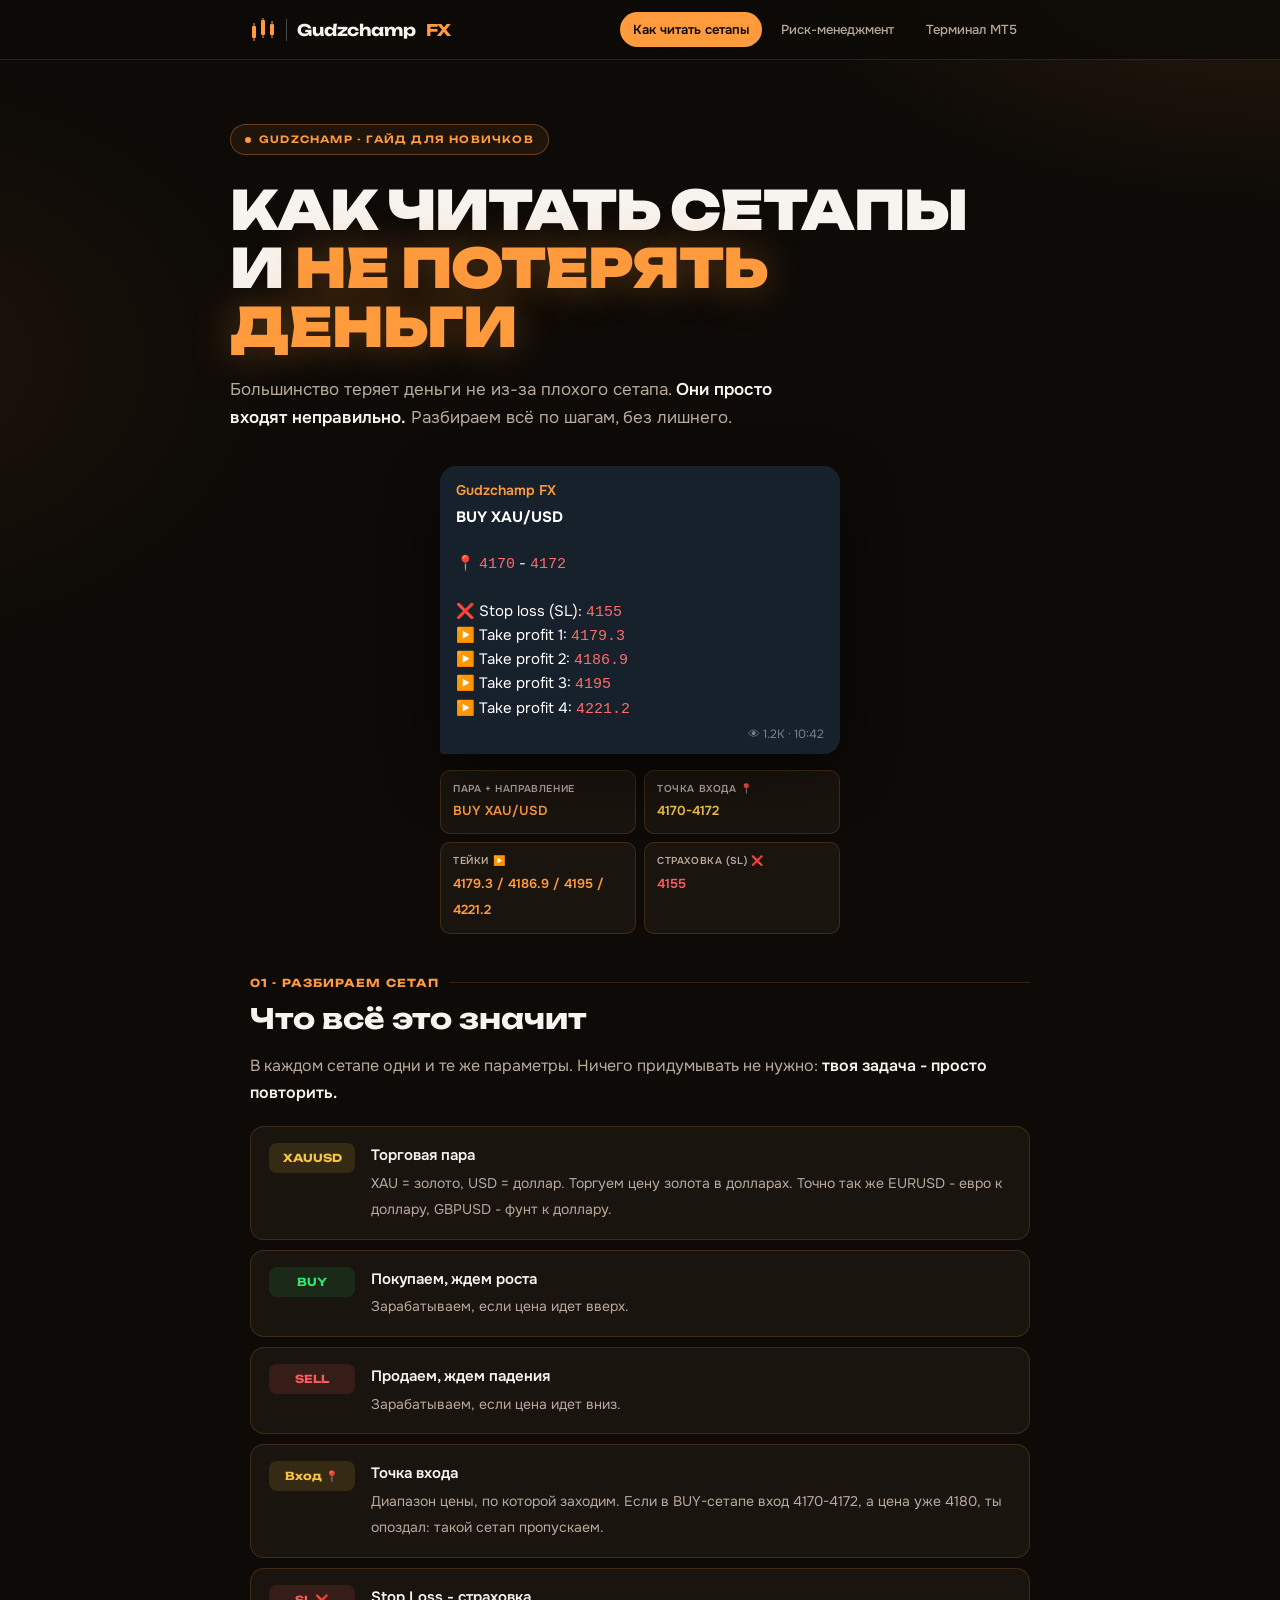
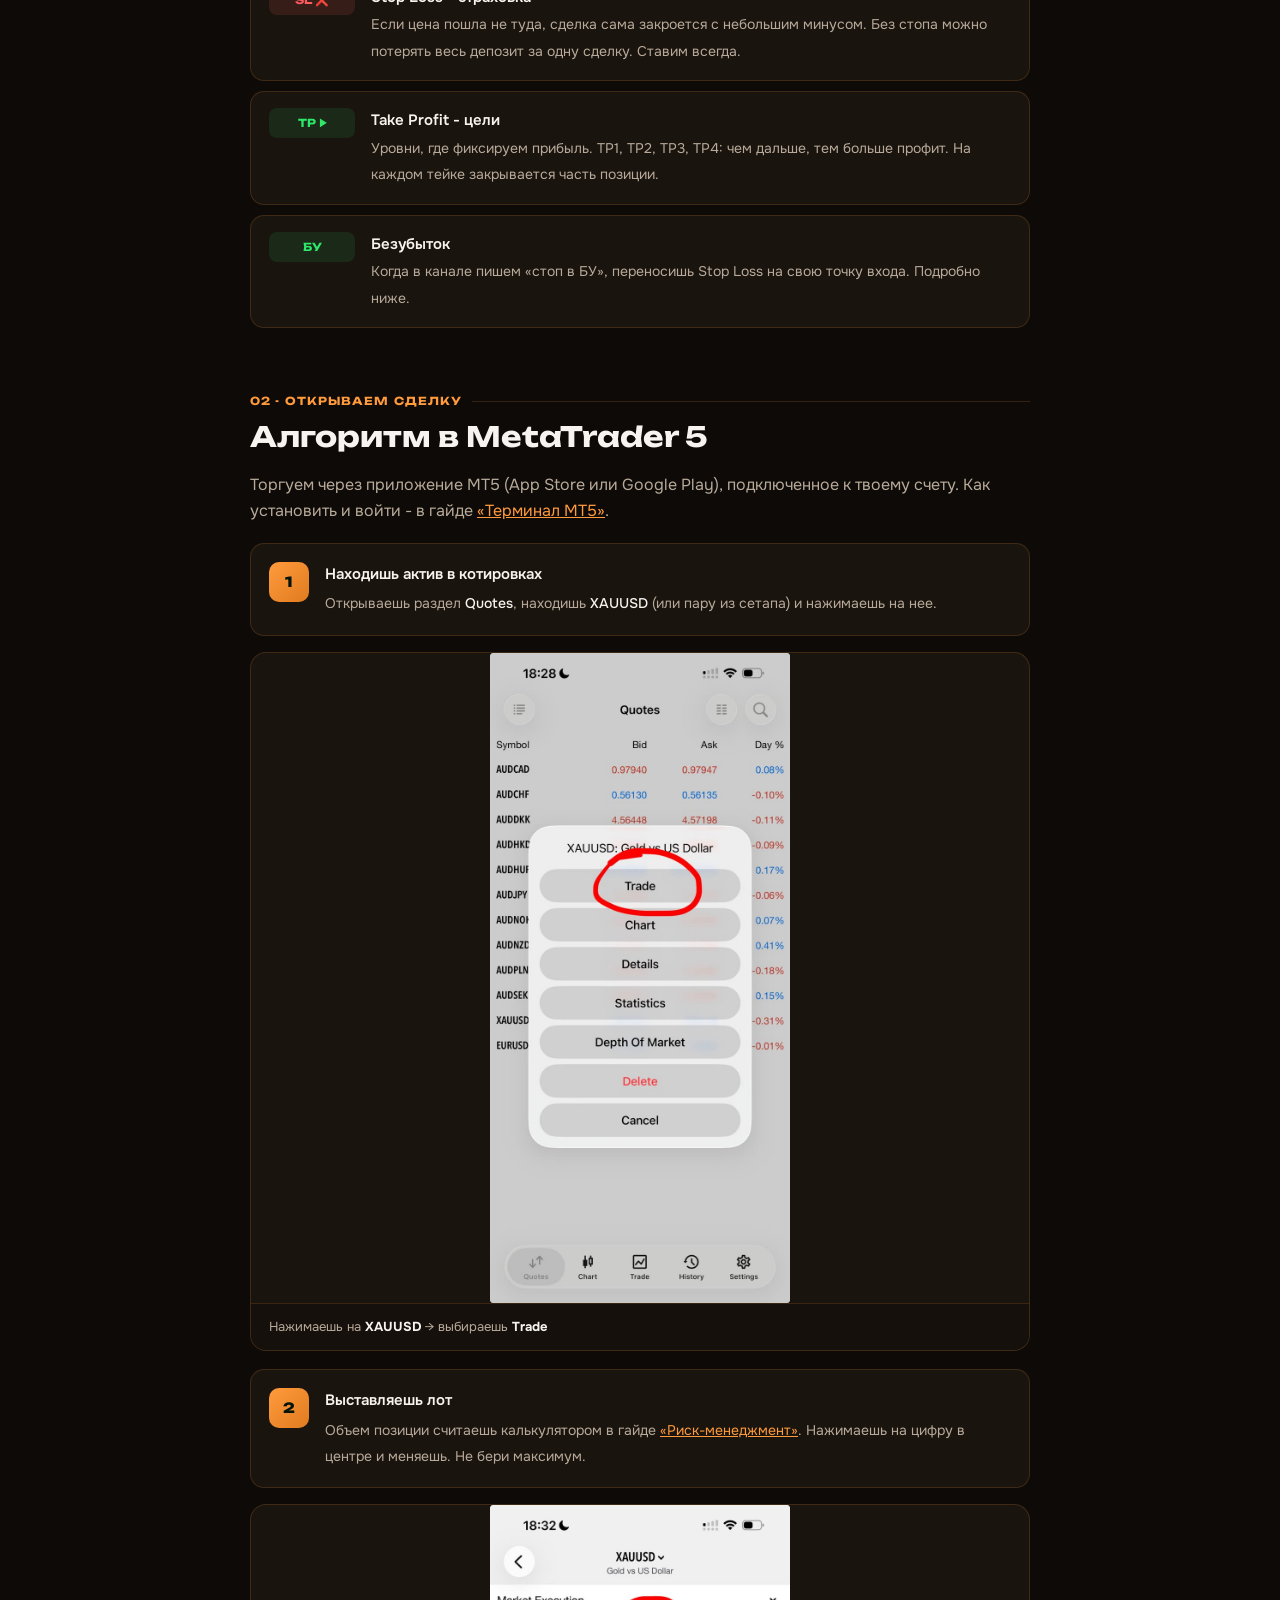
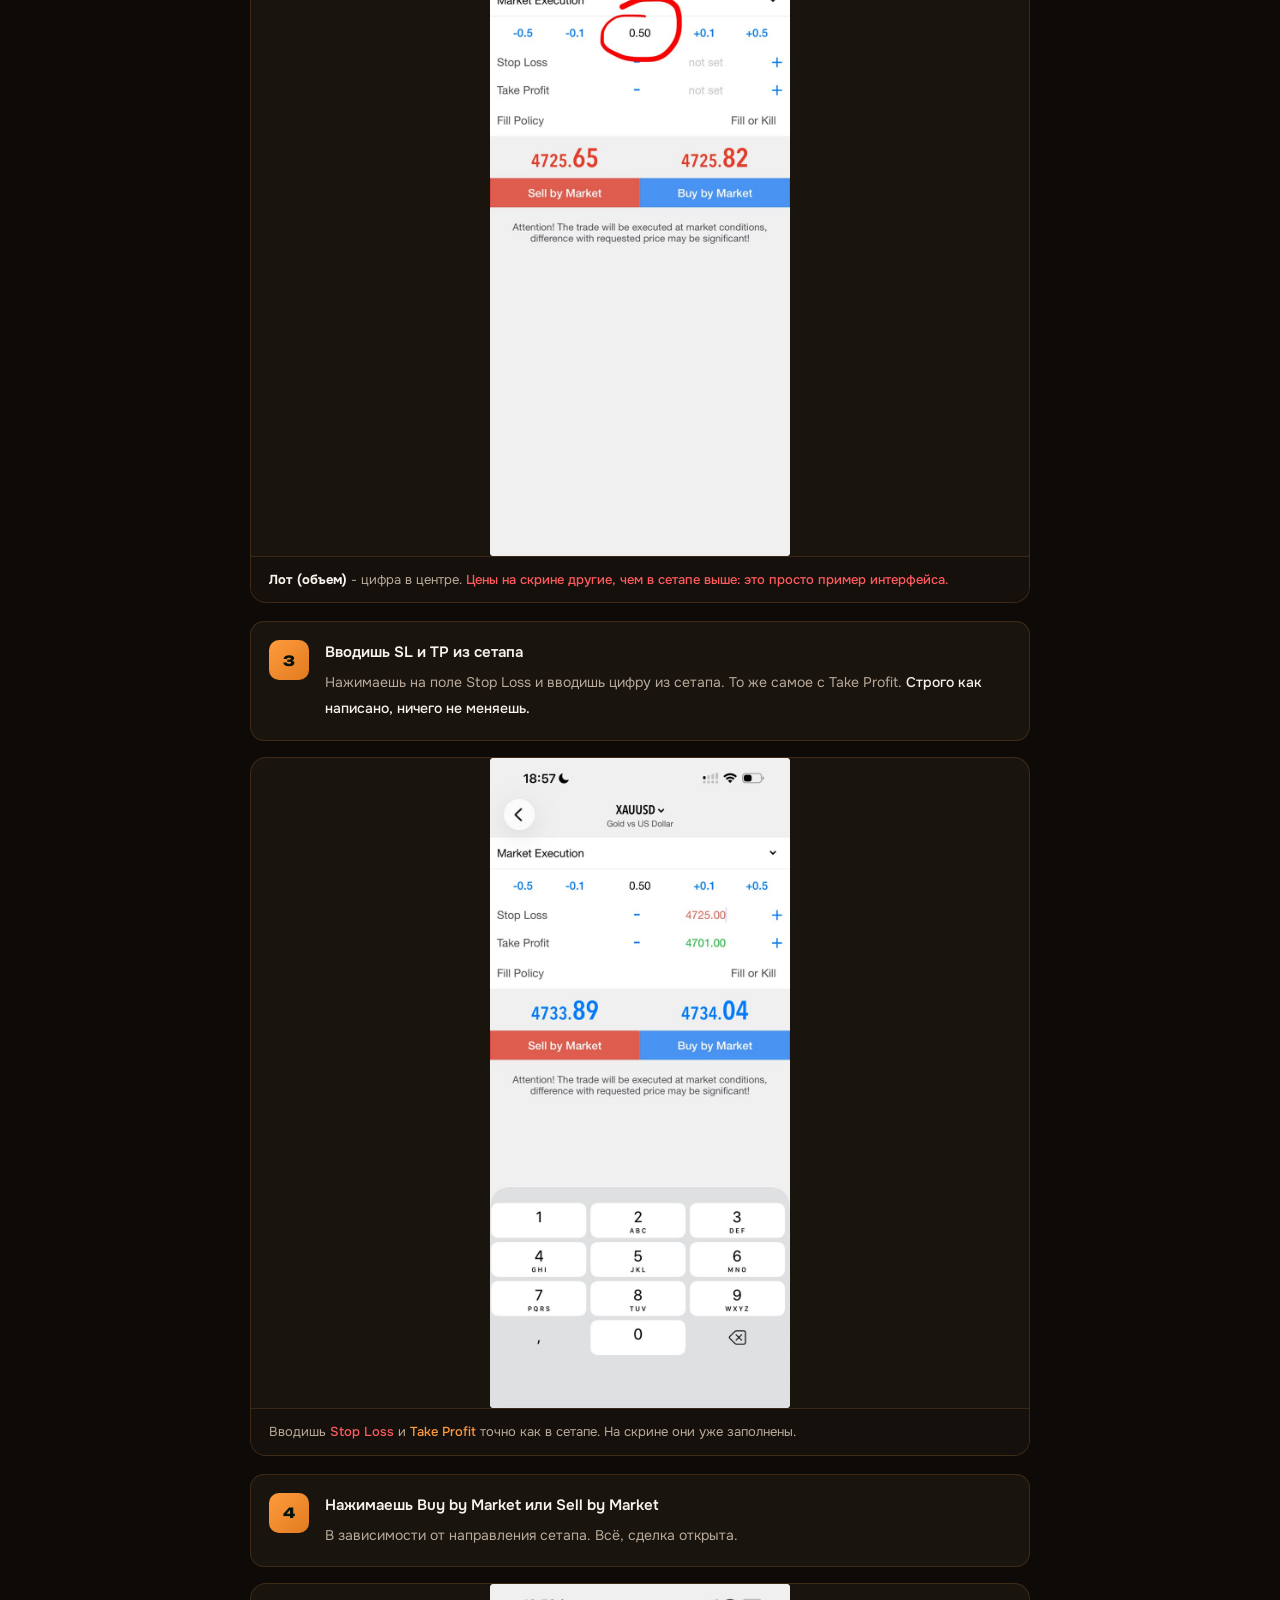
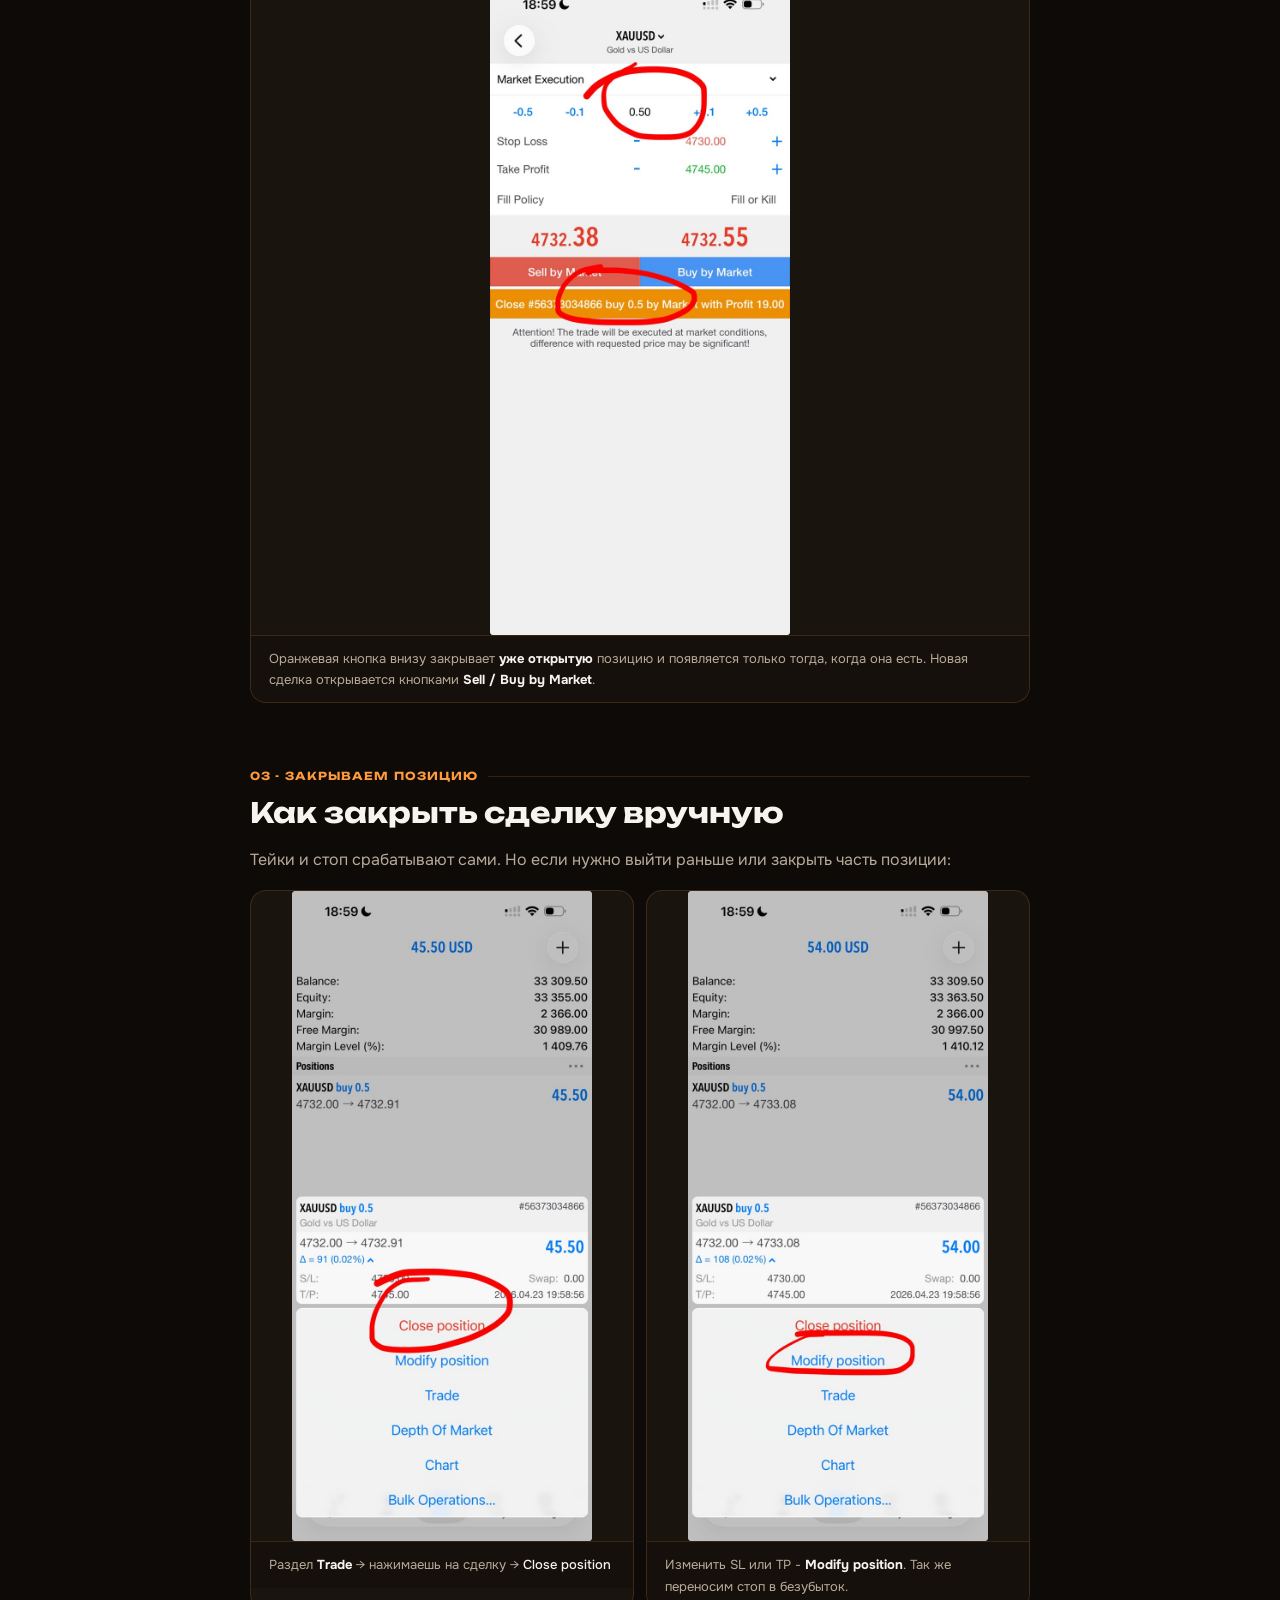
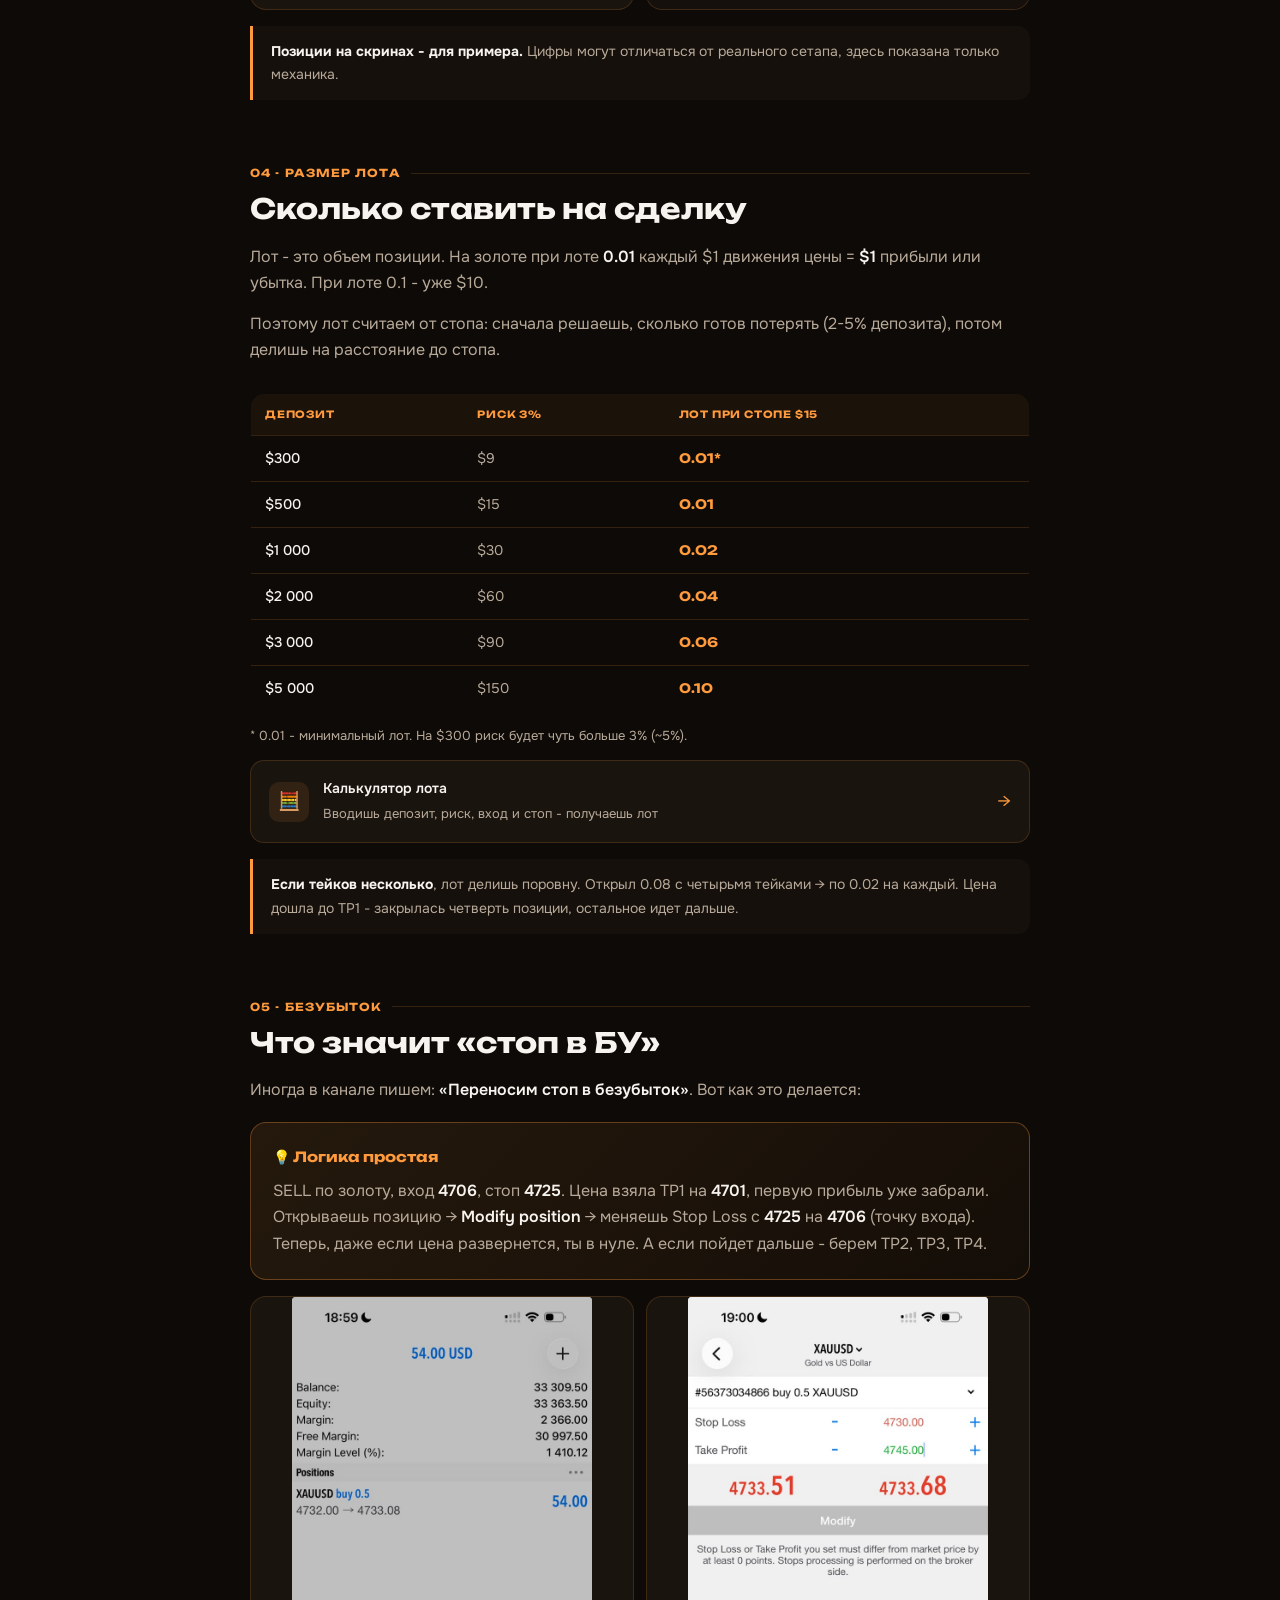
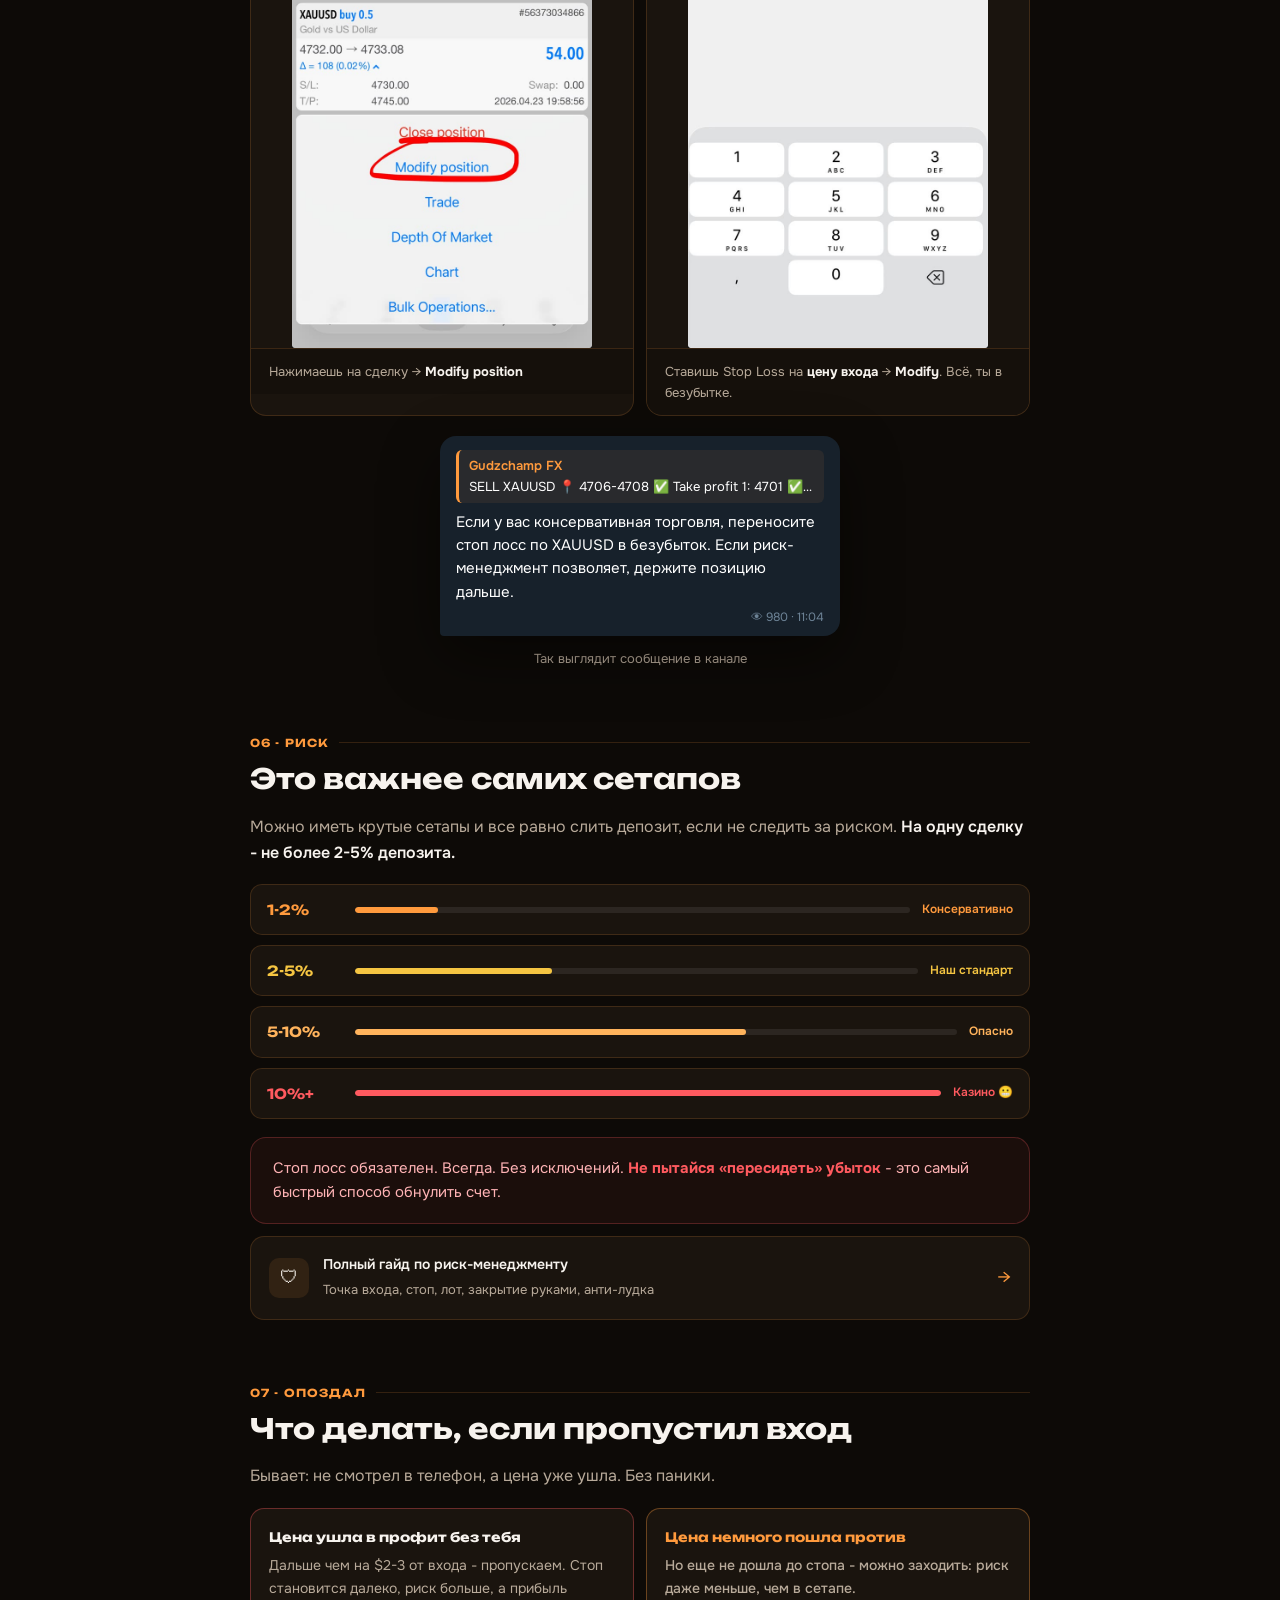
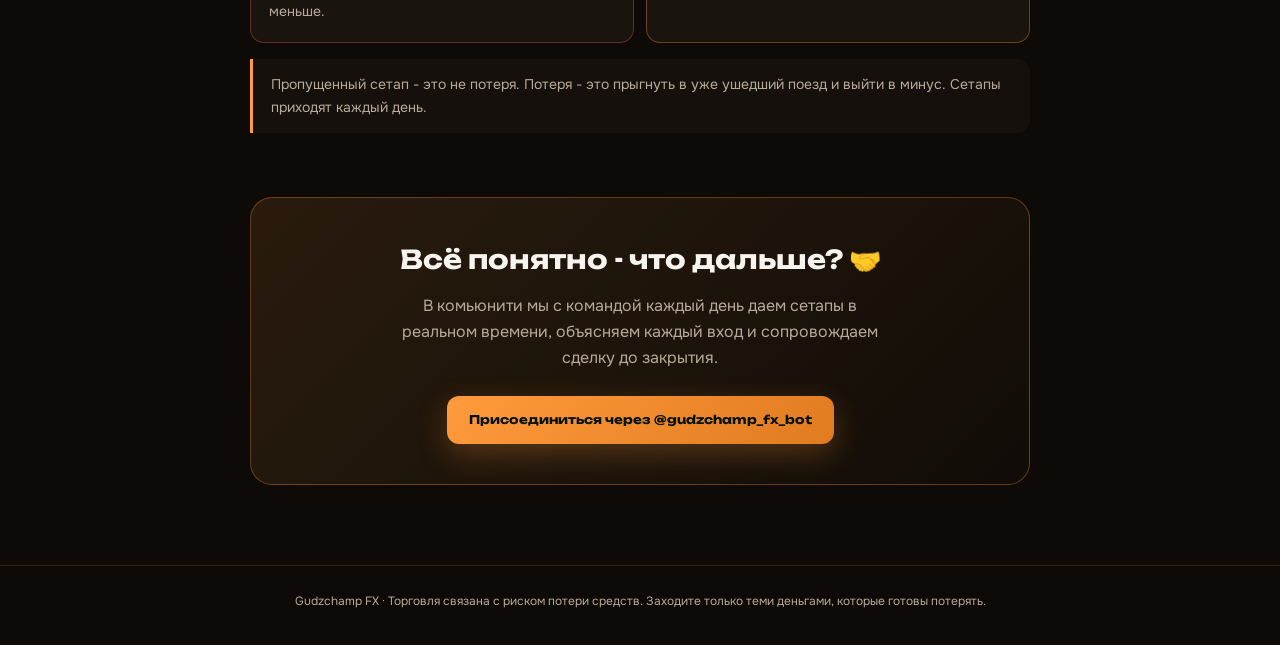
<file: index.html>
<!DOCTYPE html>
<html lang="ru">
<head>
<meta charset="UTF-8">
<meta name="viewport" content="width=device-width, initial-scale=1.0">
<title>Как читать сетапы | Gudzchamp FX</title>
<meta name="description" content="Гайд для новичков комьюнити Оксаны Школы: как читать сетапы, открывать сделки в MetaTrader 5, считать лот и переносить стоп в безубыток.">
<link rel="icon" href="data:image/svg+xml,%3Csvg xmlns='http://www.w3.org/2000/svg' viewBox='0 0 32 32'%3E%3Crect width='32' height='32' rx='8' fill='%230d0a07'/%3E%3Cg fill='%23ff9a3d'%3E%3Crect x='6' y='12' width='5' height='12' rx='1'/%3E%3Crect x='13.5' y='6' width='5' height='14' rx='1'/%3E%3Crect x='21' y='10' width='5' height='10' rx='1'/%3E%3C/g%3E%3C/svg%3E">
<link href="https://fonts.googleapis.com/css2?family=Unbounded:wght@400;600;700;900&family=Onest:wght@300;400;500;600&display=swap" rel="stylesheet">
<link rel="stylesheet" href="style.css?v=2">
</head>
<body>

<nav class="nav"><div class="nav-in">
  <a class="brand" href="./"><svg viewBox="0 0 26 26" fill="#ff9a3d"><rect x="2" y="9" width="4" height="12" rx="1"/><rect x="11" y="3" width="4" height="15" rx="1"/><rect x="20" y="7" width="4" height="11" rx="1"/><rect x="3.5" y="6" width="1" height="18"/><rect x="12.5" y="1" width="1" height="20"/><rect x="21.5" y="4" width="1" height="17"/></svg><i></i>Gudzchamp <b>FX</b></a>
  <div class="nav-links">
    <a class="on" href="./">Как читать сетапы</a>
    <a href="risk.html">Риск-менеджмент</a>
    <a href="terminal.html">Терминал MT5</a>
  </div>
</div></nav>

<header class="hero"><div class="hero-in">
  <div class="tag">Gudzchamp - Гайд для новичков</div>
  <h1>Как читать сетапы<br>и <span class="g">не потерять деньги</span></h1>
  <p class="hero-sub">Большинство теряет деньги не из-за плохого сетапа. <strong>Они просто входят неправильно.</strong> Разбираем всё по шагам, без лишнего.</p>

  <div class="tg">
    <div class="tg-name">Gudzchamp FX</div>
    <b>BUY XAU/USD</b><br><br>
    📍 <span class="num">4170</span> - <span class="num">4172</span><br><br>
    ❌ Stop loss (SL): <span class="num">4155</span><br>
    ▶️ Take profit 1: <span class="num">4179.3</span><br>
    ▶️ Take profit 2: <span class="num">4186.9</span><br>
    ▶️ Take profit 3: <span class="num">4195</span><br>
    ▶️ Take profit 4: <span class="num">4221.2</span>
    <div class="tg-meta">👁 1.2K · 10:42</div>
  </div>
  <div class="annot">
    <div><small>Пара + направление</small><span style="color:var(--green)">BUY XAU/USD</span></div>
    <div><small>Точка входа 📍</small><span style="color:var(--amber)">4170-4172</span></div>
    <div><small>Тейки ▶️</small><span style="color:var(--green)">4179.3 / 4186.9 / 4195 / 4221.2</span></div>
    <div><small>Страховка (SL) ❌</small><span style="color:var(--red)">4155</span></div>
  </div>
</div></header>

<main class="content">

  <section class="section" id="s1">
    <div class="section-num">01 - Разбираем сетап</div>
    <h2>Что всё это значит</h2>
    <p>В каждом сетапе одни и те же параметры. Ничего придумывать не нужно: <strong>твоя задача - просто повторить.</strong></p>
    <div class="glossary">
      <div class="gloss"><div class="badge entry">XAUUSD</div><div><strong>Торговая пара</strong><span>XAU = золото, USD = доллар. Торгуем цену золота в долларах. Точно так же EURUSD - евро к доллару, GBPUSD - фунт к доллару.</span></div></div>
      <div class="gloss"><div class="badge">BUY</div><div><strong>Покупаем, ждем роста</strong><span>Зарабатываем, если цена идет вверх.</span></div></div>
      <div class="gloss"><div class="badge sell">SELL</div><div><strong>Продаем, ждем падения</strong><span>Зарабатываем, если цена идет вниз.</span></div></div>
      <div class="gloss"><div class="badge entry">Вход 📍</div><div><strong>Точка входа</strong><span>Диапазон цены, по которой заходим. Если в BUY-сетапе вход 4170-4172, а цена уже 4180, ты опоздал: такой сетап пропускаем.</span></div></div>
      <div class="gloss"><div class="badge sl">SL ❌</div><div><strong>Stop Loss - страховка</strong><span>Если цена пошла не туда, сделка сама закроется с небольшим минусом. Без стопа можно потерять весь депозит за одну сделку. Ставим всегда.</span></div></div>
      <div class="gloss"><div class="badge">TP ▶️</div><div><strong>Take Profit - цели</strong><span>Уровни, где фиксируем прибыль. TP1, TP2, TP3, TP4: чем дальше, тем больше профит. На каждом тейке закрывается часть позиции.</span></div></div>
      <div class="gloss"><div class="badge">БУ</div><div><strong>Безубыток</strong><span>Когда в канале пишем «стоп в БУ», переносишь Stop Loss на свою точку входа. Подробно ниже.</span></div></div>
    </div>
  </section>

  <section class="section" id="s2">
    <div class="section-num">02 - Открываем сделку</div>
    <h2>Алгоритм в MetaTrader 5</h2>
    <p>Торгуем через приложение MT5 (App Store или Google Play), подключенное к твоему счету. Как установить и войти - в гайде <a href="terminal.html">«Терминал MT5»</a>.</p>

    <div class="steps"><div class="step"><div class="step-n">1</div><div class="step-body"><strong>Находишь актив в котировках</strong><span>Открываешь раздел <b>Quotes</b>, находишь <b>XAUUSD</b> (или пару из сетапа) и нажимаешь на нее.</span></div><div></div></div></div>
    <div class="shot"><img src="img/quotes-trade.jpg" alt="MT5: выбор актива"><div class="shot-cap">Нажимаешь на <strong>XAUUSD</strong> → выбираешь <strong>Trade</strong></div></div>

    <div class="steps"><div class="step"><div class="step-n">2</div><div class="step-body"><strong>Выставляешь лот</strong><span>Объем позиции считаешь калькулятором в гайде <a href="risk.html#calc">«Риск-менеджмент»</a>. Нажимаешь на цифру в центре и меняешь. Не бери максимум.</span></div><div></div></div></div>
    <div class="shot"><img src="img/lot.jpg" alt="MT5: лот"><div class="shot-cap"><strong>Лот (объем)</strong> - цифра в центре. <span class="warn">Цены на скрине другие, чем в сетапе выше: это просто пример интерфейса.</span></div></div>

    <div class="steps"><div class="step"><div class="step-n">3</div><div class="step-body"><strong>Вводишь SL и TP из сетапа</strong><span>Нажимаешь на поле Stop Loss и вводишь цифру из сетапа. То же самое с Take Profit. <b>Строго как написано, ничего не меняешь.</b></span></div><div></div></div></div>
    <div class="shot"><img src="img/sl-tp.jpg" alt="MT5: SL и TP"><div class="shot-cap">Вводишь <span class="warn">Stop Loss</span> и <span class="ok">Take Profit</span> точно как в сетапе. На скрине они уже заполнены.</div></div>

    <div class="steps"><div class="step"><div class="step-n">4</div><div class="step-body"><strong>Нажимаешь Buy by Market или Sell by Market</strong><span>В зависимости от направления сетапа. Всё, сделка открыта.</span></div><div></div></div></div>
    <div class="shot"><img src="img/close-confirm.jpg" alt="MT5: кнопки сделки"><div class="shot-cap">Оранжевая кнопка внизу закрывает <strong>уже открытую</strong> позицию и появляется только тогда, когда она есть. Новая сделка открывается кнопками <strong>Sell / Buy by Market</strong>.</div></div>
  </section>

  <section class="section" id="s3">
    <div class="section-num">03 - Закрываем позицию</div>
    <h2>Как закрыть сделку вручную</h2>
    <p>Тейки и стоп срабатывают сами. Но если нужно выйти раньше или закрыть часть позиции:</p>
    <div class="pair">
      <div class="shot"><img src="img/close-position.jpg" alt="Close position"><div class="shot-cap">Раздел <strong>Trade</strong> → нажимаешь на сделку → <strong class="ok">Close position</strong></div></div>
      <div class="shot"><img src="img/modify-position.jpg" alt="Modify position"><div class="shot-cap">Изменить SL или TP - <strong>Modify position</strong>. Так же переносим стоп в безубыток.</div></div>
    </div>
    <div class="note"><strong>Позиции на скринах - для примера.</strong> Цифры могут отличаться от реального сетапа, здесь показана только механика.</div>
  </section>

  <section class="section" id="s4">
    <div class="section-num">04 - Размер лота</div>
    <h2>Сколько ставить на сделку</h2>
    <p>Лот - это объем позиции. На золоте при лоте <strong>0.01</strong> каждый $1 движения цены = <strong>$1</strong> прибыли или убытка. При лоте 0.1 - уже $10.</p>
    <p>Поэтому лот считаем от стопа: сначала решаешь, сколько готов потерять (2-5% депозита), потом делишь на расстояние до стопа.</p>
    <div class="tbl-wrap"><table class="tbl">
      <thead><tr><th>Депозит</th><th>Риск 3%</th><th>Лот при стопе $15</th></tr></thead>
      <tbody>
        <tr><td>$300</td><td>$9</td><td class="v">0.01*</td></tr>
        <tr><td>$500</td><td>$15</td><td class="v">0.01</td></tr>
        <tr><td>$1 000</td><td>$30</td><td class="v">0.02</td></tr>
        <tr><td>$2 000</td><td>$60</td><td class="v">0.04</td></tr>
        <tr><td>$3 000</td><td>$90</td><td class="v">0.06</td></tr>
        <tr><td>$5 000</td><td>$150</td><td class="v">0.10</td></tr>
      </tbody>
    </table></div>
    <p class="calc-hint">* 0.01 - минимальный лот. На $300 риск будет чуть больше 3% (~5%).</p>
    <a class="link-card" href="risk.html#calc"><div class="link-ic">🧮</div><div><strong>Калькулятор лота</strong><span>Вводишь депозит, риск, вход и стоп - получаешь лот</span></div><div class="arr">→</div></a>
    <div class="note"><strong>Если тейков несколько</strong>, лот делишь поровну. Открыл 0.08 с четырьмя тейками → по 0.02 на каждый. Цена дошла до TP1 - закрылась четверть позиции, остальное идет дальше.</div>
  </section>

  <section class="section" id="s5">
    <div class="section-num">05 - Безубыток</div>
    <h2>Что значит «стоп в БУ»</h2>
    <p>Иногда в канале пишем: <strong>«Переносим стоп в безубыток»</strong>. Вот как это делается:</p>
    <div class="hl"><div class="t">💡 Логика простая</div><p>SELL по золоту, вход <strong>4706</strong>, стоп <strong>4725</strong>. Цена взяла TP1 на <strong>4701</strong>, первую прибыль уже забрали. Открываешь позицию → <strong>Modify position</strong> → меняешь Stop Loss с <strong>4725</strong> на <strong>4706</strong> (точку входа). Теперь, даже если цена развернется, ты в нуле. А если пойдет дальше - берем TP2, TP3, TP4.</p></div>
    <div class="pair">
      <div class="shot"><img src="img/modify-open.jpg" alt="Modify position"><div class="shot-cap">Нажимаешь на сделку → <strong>Modify position</strong></div></div>
      <div class="shot"><img src="img/modify-sl.jpg" alt="Стоп на точку входа"><div class="shot-cap">Ставишь Stop Loss на <strong>цену входа</strong> → <strong>Modify</strong>. Всё, ты в безубытке.</div></div>
    </div>
    <div class="tg" style="margin-top:20px">
      <div class="tg-quote"><b>Gudzchamp FX</b>SELL XAUUSD 📍 4706-4708 ✅ Take profit 1: 4701 ✅ Take profit 2...</div>
      Если у вас консервативная торговля, переносите стоп лосс по XAUUSD в безубыток. Если риск-менеджмент позволяет, держите позицию дальше.
      <div class="tg-meta">👁 980 · 11:04</div>
    </div>
    <p style="text-align:center;font-size:13px;margin-top:12px">Так выглядит сообщение в канале</p>
  </section>

  <section class="section" id="s6">
    <div class="section-num">06 - Риск</div>
    <h2>Это важнее самих сетапов</h2>
    <p>Можно иметь крутые сетапы и все равно слить депозит, если не следить за риском. <strong>На одну сделку - не более 2-5% депозита.</strong></p>
    <div class="risk">
      <div class="risk-item"><div class="risk-pct" style="color:var(--green)">1-2%</div><div class="risk-bar-wrap"><div class="risk-bar" style="width:15%;background:var(--green)"></div></div><div class="risk-label" style="color:var(--green)">Консервативно</div></div>
      <div class="risk-item"><div class="risk-pct" style="color:var(--amber)">2-5%</div><div class="risk-bar-wrap"><div class="risk-bar" style="width:35%;background:var(--amber)"></div></div><div class="risk-label" style="color:var(--amber)">Наш стандарт</div></div>
      <div class="risk-item"><div class="risk-pct" style="color:var(--orange)">5-10%</div><div class="risk-bar-wrap"><div class="risk-bar" style="width:65%;background:var(--orange)"></div></div><div class="risk-label" style="color:var(--orange)">Опасно</div></div>
      <div class="risk-item"><div class="risk-pct" style="color:var(--red)">10%+</div><div class="risk-bar-wrap"><div class="risk-bar" style="width:100%;background:var(--red)"></div></div><div class="risk-label" style="color:var(--red)">Казино 😬</div></div>
    </div>
    <div class="warn-block">Стоп лосс обязателен. Всегда. Без исключений. <strong>Не пытайся «пересидеть» убыток</strong> - это самый быстрый способ обнулить счет.</div>
    <a class="link-card" href="risk.html"><div class="link-ic">🛡</div><div><strong>Полный гайд по риск-менеджменту</strong><span>Точка входа, стоп, лот, закрытие руками, анти-лудка</span></div><div class="arr">→</div></a>
  </section>

  <section class="section" id="s7">
    <div class="section-num">07 - Опоздал</div>
    <h2>Что делать, если пропустил вход</h2>
    <p>Бывает: не смотрел в телефон, а цена уже ушла. Без паники.</p>
    <div class="grid2">
      <div class="mini-card bad"><h4>Цена ушла в профит без тебя</h4><p>Дальше чем на $2-3 от входа - пропускаем. Стоп становится далеко, риск больше, а прибыль меньше.</p></div>
      <div class="mini-card ok"><h4>Цена немного пошла против</h4><p>Но еще не дошла до стопа - можно заходить: риск даже меньше, чем в сетапе.</p></div>
    </div>
    <div class="note">Пропущенный сетап - это не потеря. Потеря - это прыгнуть в уже ушедший поезд и выйти в минус. Сетапы приходят каждый день.</div>
  </section>

  <div class="cta">
    <h3>Всё понятно - что дальше? 🤝</h3>
    <p>В комьюнити мы с командой каждый день даем сетапы в реальном времени, объясняем каждый вход и сопровождаем сделку до закрытия.</p>
    <a class="btn" href="https://t.me/gudzchamp_fx_bot" target="_blank" rel="noopener">Присоединиться через @gudzchamp_fx_bot</a>
  </div>
</main>

<footer>Gudzchamp FX · Торговля связана с риском потери средств. Заходите только теми деньгами, которые готовы потерять.</footer>
</body>
</html>
</file>
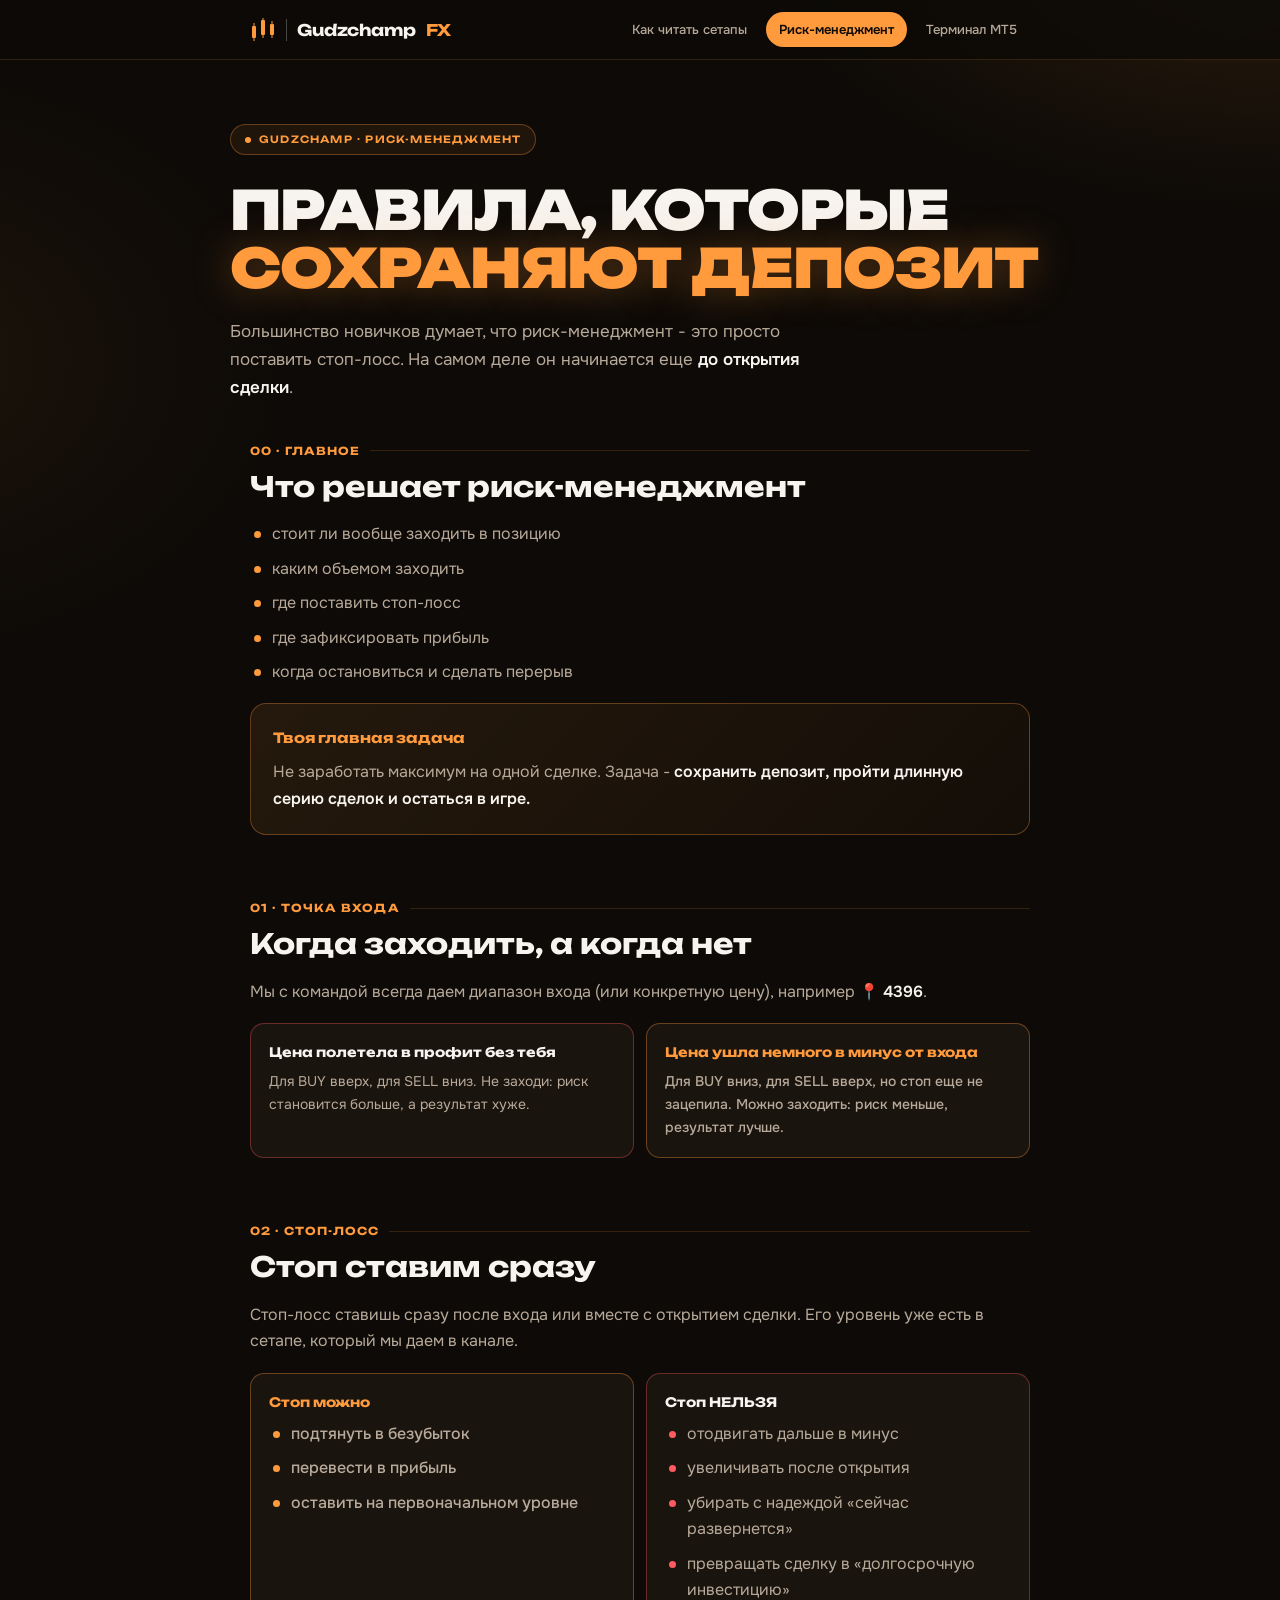
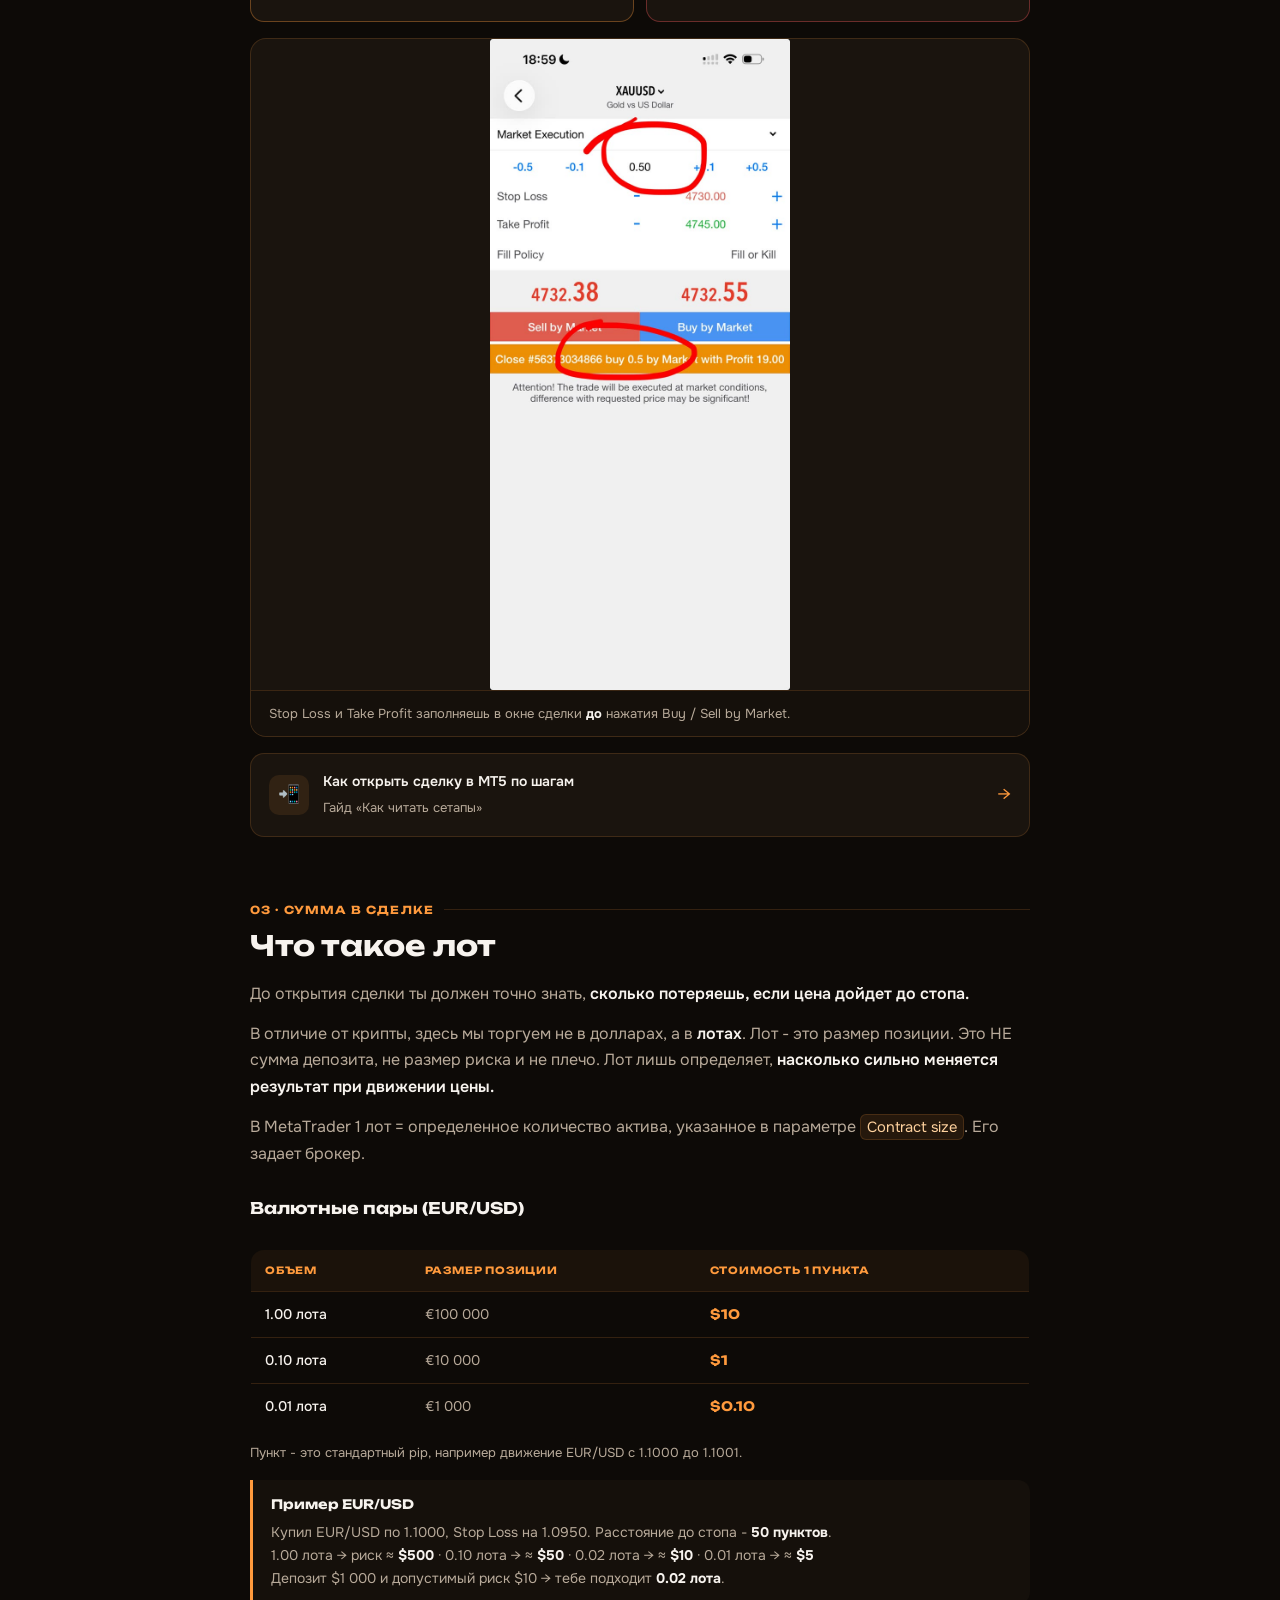
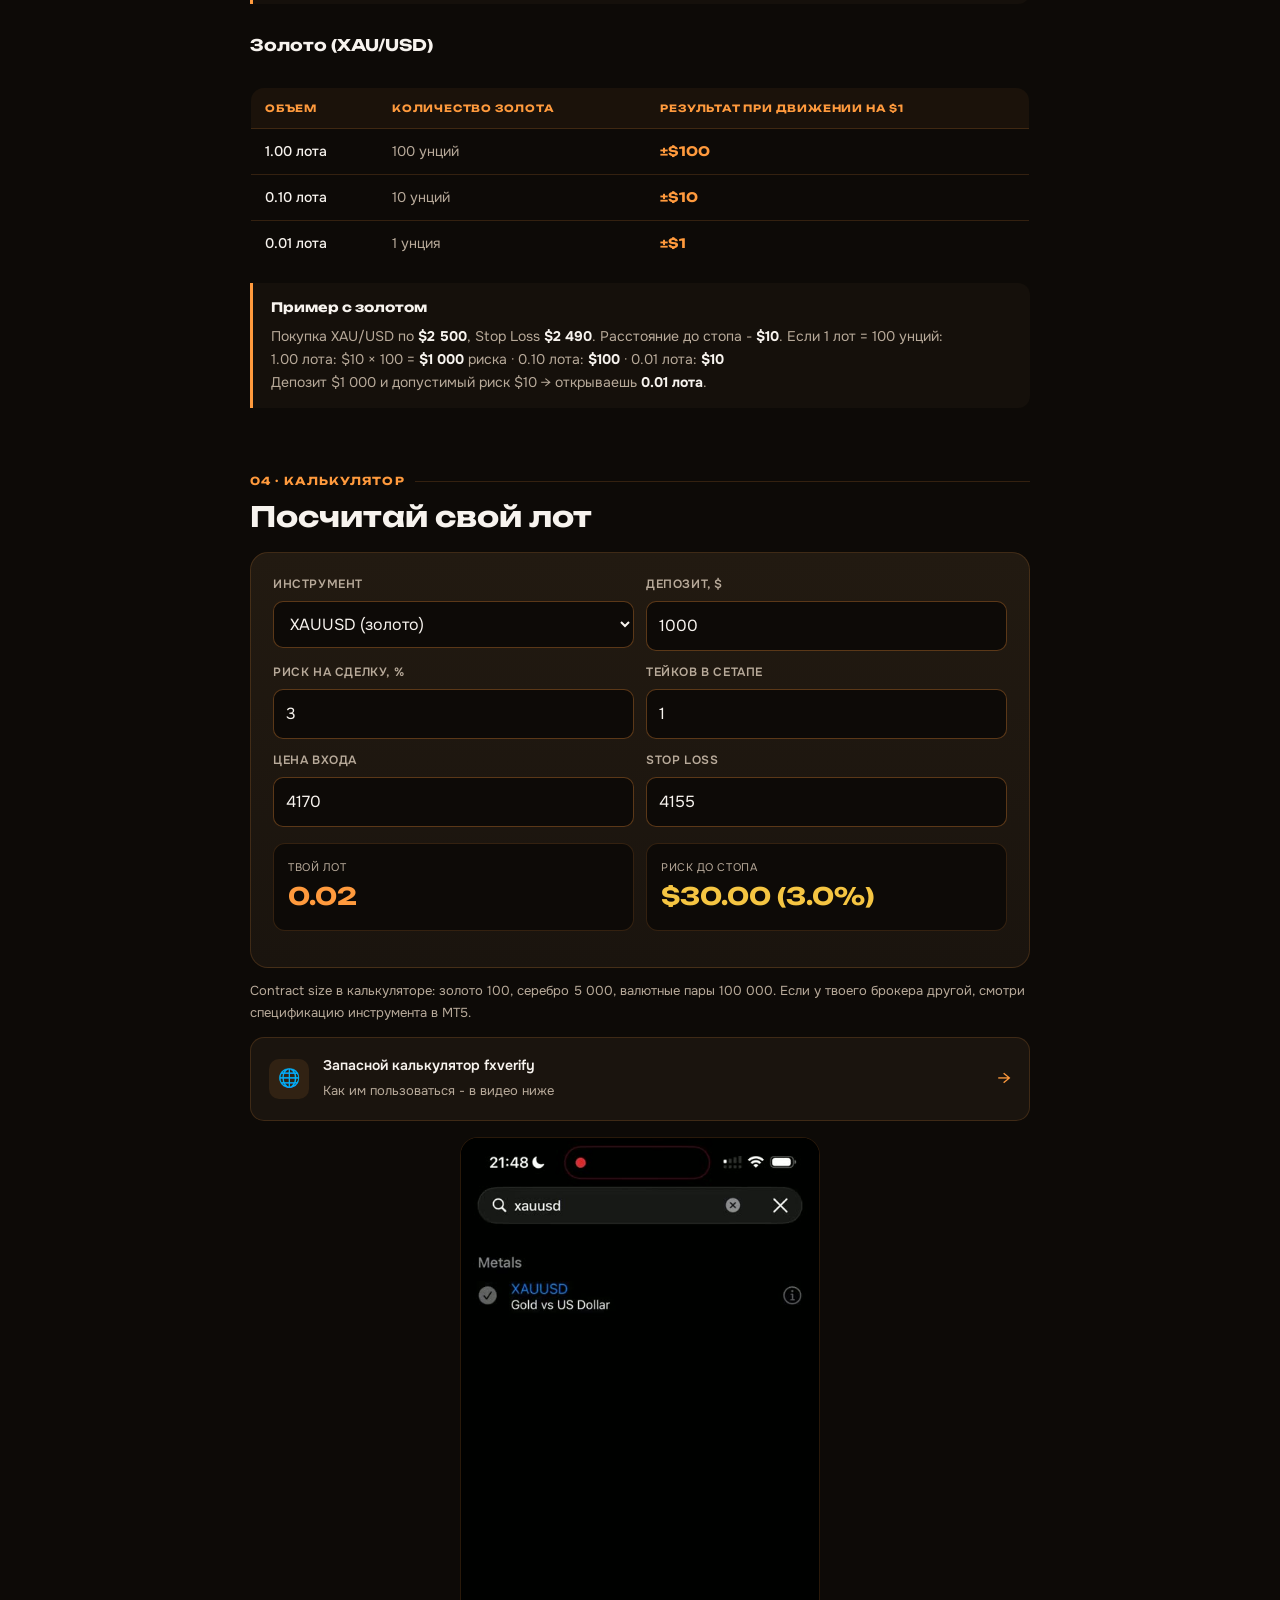
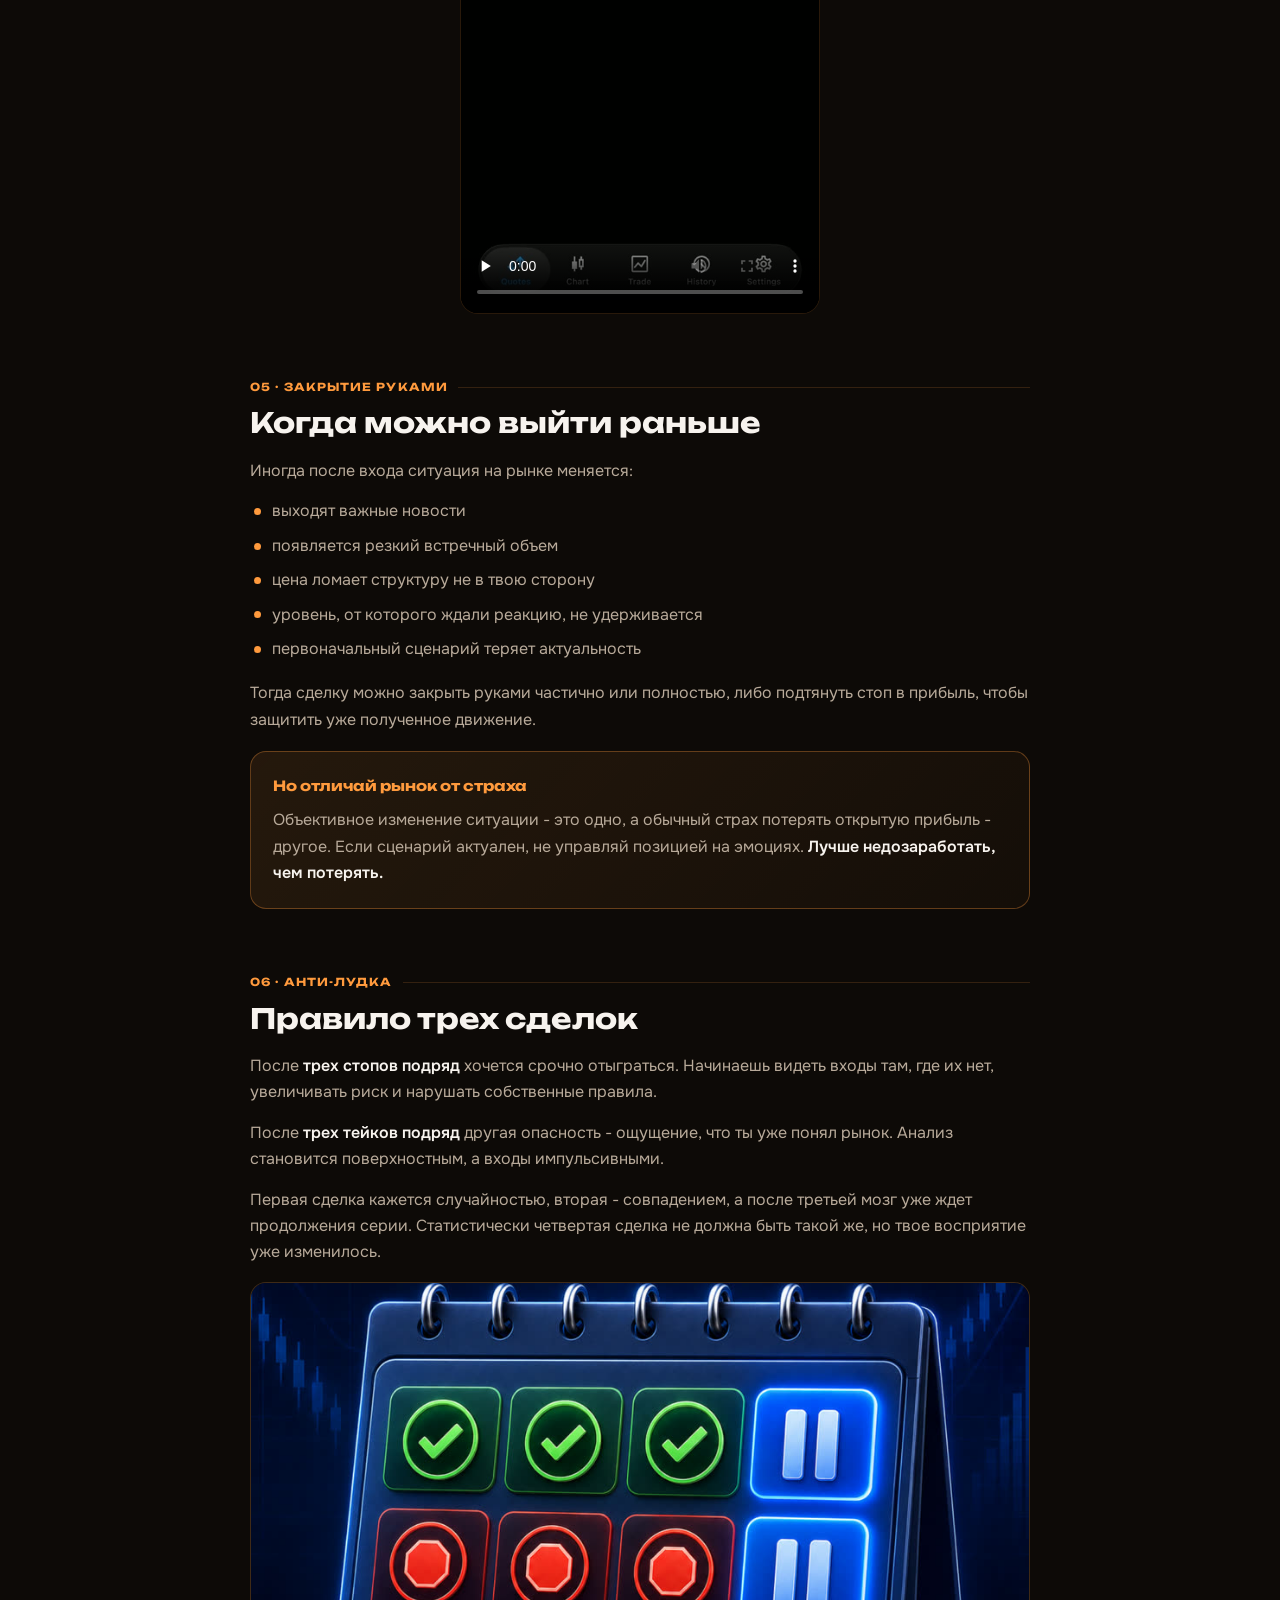
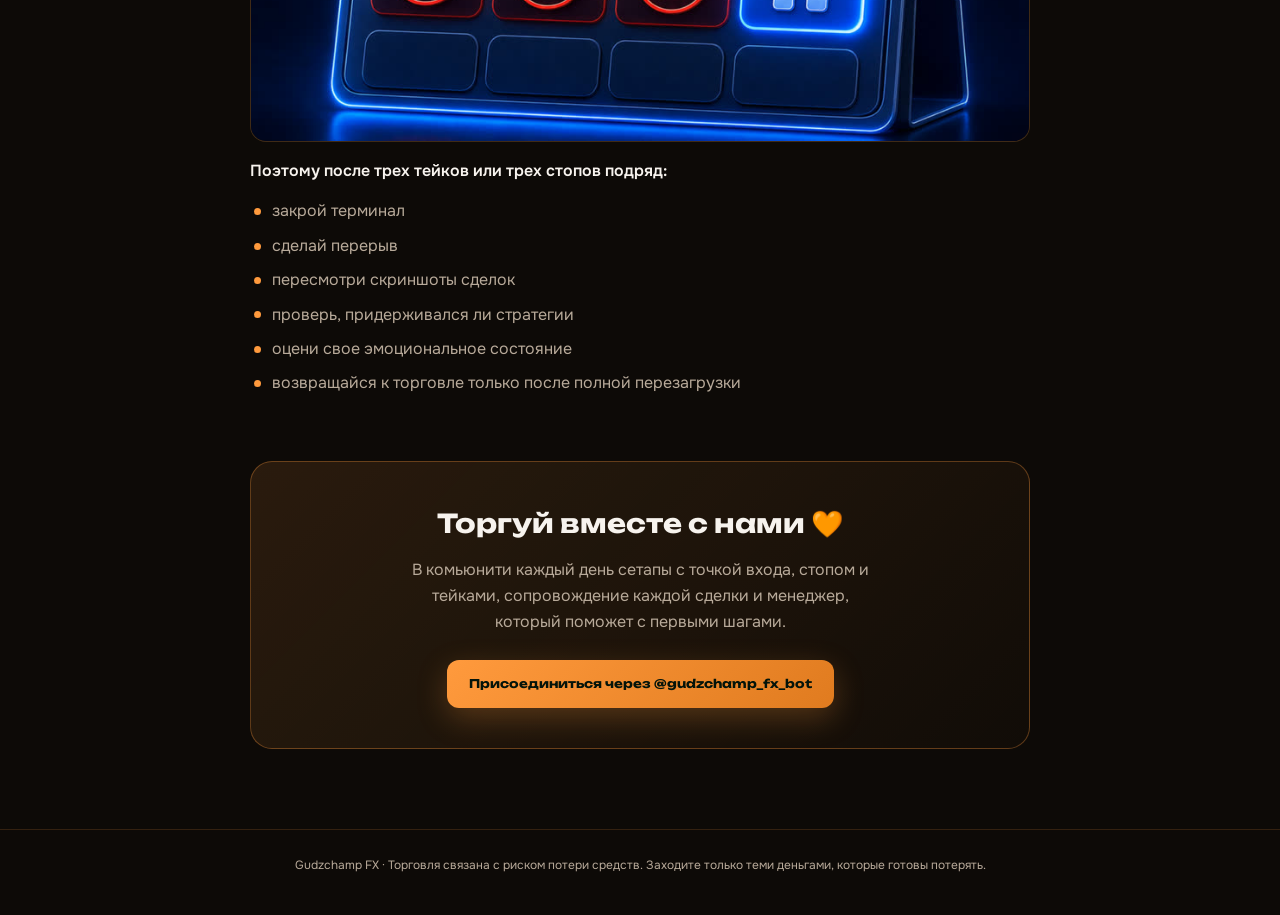
<file: risk.html>
<!DOCTYPE html>
<html lang="ru">
<head>
<meta charset="UTF-8">
<meta name="viewport" content="width=device-width, initial-scale=1.0">
<title>Риск-менеджмент | Gudzchamp FX</title>
<meta name="description" content="Правила, которые сохраняют депозит: точка входа, стоп-лосс, размер лота, закрытие руками и анти-лудка. С калькулятором лота.">
<link rel="icon" href="data:image/svg+xml,%3Csvg xmlns='http://www.w3.org/2000/svg' viewBox='0 0 32 32'%3E%3Crect width='32' height='32' rx='8' fill='%230d0a07'/%3E%3Cg fill='%23ff9a3d'%3E%3Crect x='6' y='12' width='5' height='12' rx='1'/%3E%3Crect x='13.5' y='6' width='5' height='14' rx='1'/%3E%3Crect x='21' y='10' width='5' height='10' rx='1'/%3E%3C/g%3E%3C/svg%3E">
<link href="https://fonts.googleapis.com/css2?family=Unbounded:wght@400;600;700;900&family=Onest:wght@300;400;500;600&display=swap" rel="stylesheet">
<link rel="stylesheet" href="style.css?v=2">
</head>
<body>

<nav class="nav"><div class="nav-in">
  <a class="brand" href="./"><svg viewBox="0 0 26 26" fill="#ff9a3d"><rect x="2" y="9" width="4" height="12" rx="1"/><rect x="11" y="3" width="4" height="15" rx="1"/><rect x="20" y="7" width="4" height="11" rx="1"/><rect x="3.5" y="6" width="1" height="18"/><rect x="12.5" y="1" width="1" height="20"/><rect x="21.5" y="4" width="1" height="17"/></svg><i></i>Gudzchamp <b>FX</b></a>
  <div class="nav-links">
    <a href="./">Как читать сетапы</a>
    <a class="on" href="risk.html">Риск-менеджмент</a>
    <a href="terminal.html">Терминал MT5</a>
  </div>
</div></nav>

<header class="hero"><div class="hero-in">
  <div class="tag">Gudzchamp · Риск-менеджмент</div>
  <h1>Правила, которые<br><span class="g">сохраняют депозит</span></h1>
  <p class="hero-sub">Большинство новичков думает, что риск-менеджмент - это просто поставить стоп-лосс. На самом деле он начинается еще <strong>до открытия сделки</strong>.</p>
</div></header>

<main class="content">

  <section class="section">
    <div class="section-num">00 · Главное</div>
    <h2>Что решает риск-менеджмент</h2>
    <ul class="list">
      <li>стоит ли вообще заходить в позицию</li>
      <li>каким объемом заходить</li>
      <li>где поставить стоп-лосс</li>
      <li>где зафиксировать прибыль</li>
      <li>когда остановиться и сделать перерыв</li>
    </ul>
    <div class="hl"><div class="t">Твоя главная задача</div><p>Не заработать максимум на одной сделке. Задача - <strong>сохранить депозит, пройти длинную серию сделок и остаться в игре.</strong></p></div>
  </section>

  <section class="section">
    <div class="section-num">01 · Точка входа</div>
    <h2>Когда заходить, а когда нет</h2>
    <p>Мы с командой всегда даем диапазон входа (или конкретную цену), например <strong>📍 4396</strong>.</p>
    <div class="grid2">
      <div class="mini-card bad"><h4>Цена полетела в профит без тебя</h4><p>Для BUY вверх, для SELL вниз. Не заходи: риск становится больше, а результат хуже.</p></div>
      <div class="mini-card ok"><h4>Цена ушла немного в минус от входа</h4><p>Для BUY вниз, для SELL вверх, но стоп еще не зацепила. Можно заходить: риск меньше, результат лучше.</p></div>
    </div>
  </section>

  <section class="section">
    <div class="section-num">02 · Стоп-лосс</div>
    <h2>Стоп ставим сразу</h2>
    <p>Стоп-лосс ставишь сразу после входа или вместе с открытием сделки. Его уровень уже есть в сетапе, который мы даем в канале.</p>
    <div class="grid2">
      <div class="mini-card ok"><h4>Стоп можно</h4>
        <ul class="list" style="margin:8px 0 0"><li>подтянуть в безубыток</li><li>перевести в прибыль</li><li>оставить на первоначальном уровне</li></ul></div>
      <div class="mini-card bad"><h4>Стоп НЕЛЬЗЯ</h4>
        <ul class="list no" style="margin:8px 0 0"><li>отодвигать дальше в минус</li><li>увеличивать после открытия</li><li>убирать с надеждой «сейчас развернется»</li><li>превращать сделку в «долгосрочную инвестицию»</li></ul></div>
    </div>
    <div class="shot"><img src="img/close-confirm.jpg" alt="Стоп и тейк в окне сделки MT5"><div class="shot-cap">Stop Loss и Take Profit заполняешь в окне сделки <strong>до</strong> нажатия Buy / Sell by Market.</div></div>
    <a class="link-card" href="./#s2"><div class="link-ic">📲</div><div><strong>Как открыть сделку в MT5 по шагам</strong><span>Гайд «Как читать сетапы»</span></div><div class="arr">→</div></a>
  </section>

  <section class="section">
    <div class="section-num">03 · Сумма в сделке</div>
    <h2>Что такое лот</h2>
    <p>До открытия сделки ты должен точно знать, <strong>сколько потеряешь, если цена дойдет до стопа.</strong></p>
    <p>В отличие от крипты, здесь мы торгуем не в долларах, а в <strong>лотах</strong>. Лот - это размер позиции. Это НЕ сумма депозита, не размер риска и не плечо. Лот лишь определяет, <strong>насколько сильно меняется результат при движении цены.</strong></p>
    <p>В MetaTrader 1 лот = определенное количество актива, указанное в параметре <span class="k">Contract size</span>. Его задает брокер.</p>

    <h3>Валютные пары (EUR/USD)</h3>
    <div class="tbl-wrap"><table class="tbl">
      <thead><tr><th>Объем</th><th>Размер позиции</th><th>Стоимость 1 пункта</th></tr></thead>
      <tbody>
        <tr><td>1.00 лота</td><td>€100 000</td><td class="v">$10</td></tr>
        <tr><td>0.10 лота</td><td>€10 000</td><td class="v">$1</td></tr>
        <tr><td>0.01 лота</td><td>€1 000</td><td class="v">$0.10</td></tr>
      </tbody>
    </table></div>
    <p class="calc-hint">Пункт - это стандартный pip, например движение EUR/USD с 1.1000 до 1.1001.</p>
    <div class="note"><h4>Пример EUR/USD</h4>Купил EUR/USD по 1.1000, Stop Loss на 1.0950. Расстояние до стопа - <strong>50 пунктов</strong>.<br>
      1.00 лота → риск ≈ <strong>$500</strong> · 0.10 лота → ≈ <strong>$50</strong> · 0.02 лота → ≈ <strong>$10</strong> · 0.01 лота → ≈ <strong>$5</strong><br>
      Депозит $1 000 и допустимый риск $10 → тебе подходит <strong>0.02 лота</strong>.</div>

    <h3>Золото (XAU/USD)</h3>
    <div class="tbl-wrap"><table class="tbl">
      <thead><tr><th>Объем</th><th>Количество золота</th><th>Результат при движении на $1</th></tr></thead>
      <tbody>
        <tr><td>1.00 лота</td><td>100 унций</td><td class="v">±$100</td></tr>
        <tr><td>0.10 лота</td><td>10 унций</td><td class="v">±$10</td></tr>
        <tr><td>0.01 лота</td><td>1 унция</td><td class="v">±$1</td></tr>
      </tbody>
    </table></div>
    <div class="note"><h4>Пример с золотом</h4>Покупка XAU/USD по <strong>$2 500</strong>, Stop Loss <strong>$2 490</strong>. Расстояние до стопа - <strong>$10</strong>. Если 1 лот = 100 унций:<br>
      1.00 лота: $10 × 100 = <strong>$1 000</strong> риска · 0.10 лота: <strong>$100</strong> · 0.01 лота: <strong>$10</strong><br>
      Депозит $1 000 и допустимый риск $10 → открываешь <strong>0.01 лота</strong>.</div>
  </section>

  <section class="section" id="calc">
    <div class="section-num">04 · Калькулятор</div>
    <h2>Посчитай свой лот</h2>
    <div class="card calc">
      <div class="calc-grid">
        <div><label for="c-inst">Инструмент</label>
          <select id="c-inst">
            <option value="100">XAUUSD (золото)</option>
            <option value="5000">XAGUSD (серебро)</option>
            <option value="100000">EURUSD</option>
            <option value="100000">GBPUSD</option>
            <option value="100000">AUDUSD</option>
            <option value="100000">NZDUSD</option>
          </select></div>
        <div><label for="c-dep">Депозит, $</label><input id="c-dep" type="number" inputmode="decimal" value="1000" min="0"></div>
        <div><label for="c-risk">Риск на сделку, %</label><input id="c-risk" type="number" inputmode="decimal" value="3" min="0" step="0.5"></div>
        <div><label for="c-trades">Тейков в сетапе</label><input id="c-trades" type="number" inputmode="numeric" value="1" min="1" max="6"></div>
        <div><label for="c-entry">Цена входа</label><input id="c-entry" type="number" inputmode="decimal" value="4170" step="any"></div>
        <div><label for="c-sl">Stop Loss</label><input id="c-sl" type="number" inputmode="decimal" value="4155" step="any"></div>
      </div>
      <div class="calc-out">
        <div><small>Твой лот</small><b id="o-lot">-</b></div>
        <div class="rk"><small>Риск до стопа</small><b id="o-risk">-</b></div>
      </div>
      <p class="calc-hint" id="o-hint"></p>
    </div>
    <p class="calc-hint">Contract size в калькуляторе: золото 100, серебро 5 000, валютные пары 100 000. Если у твоего брокера другой, смотри спецификацию инструмента в MT5.</p>
    <a class="link-card" href="https://fxverify.com/widgets/position-size-calculator" target="_blank" rel="noopener"><div class="link-ic">🌐</div><div><strong>Запасной калькулятор fxverify</strong><span>Как им пользоваться - в видео ниже</span></div><div class="arr">→</div></a>
    <div class="player"><video controls playsinline preload="none" poster="videos/risk-poster.jpg"><source src="videos/risk.mp4" type="video/mp4"></video></div>
  </section>

  <section class="section">
    <div class="section-num">05 · Закрытие руками</div>
    <h2>Когда можно выйти раньше</h2>
    <p>Иногда после входа ситуация на рынке меняется:</p>
    <ul class="list">
      <li>выходят важные новости</li>
      <li>появляется резкий встречный объем</li>
      <li>цена ломает структуру не в твою сторону</li>
      <li>уровень, от которого ждали реакцию, не удерживается</li>
      <li>первоначальный сценарий теряет актуальность</li>
    </ul>
    <p>Тогда сделку можно закрыть руками частично или полностью, либо подтянуть стоп в прибыль, чтобы защитить уже полученное движение.</p>
    <div class="hl"><div class="t">Но отличай рынок от страха</div><p>Объективное изменение ситуации - это одно, а обычный страх потерять открытую прибыль - другое. Если сценарий актуален, не управляй позицией на эмоциях. <strong>Лучше недозаработать, чем потерять.</strong></p></div>
  </section>

  <section class="section">
    <div class="section-num">06 · Анти-лудка</div>
    <h2>Правило трех сделок</h2>
    <p>После <strong>трех стопов подряд</strong> хочется срочно отыграться. Начинаешь видеть входы там, где их нет, увеличивать риск и нарушать собственные правила.</p>
    <p>После <strong>трех тейков подряд</strong> другая опасность - ощущение, что ты уже понял рынок. Анализ становится поверхностным, а входы импульсивными.</p>
    <p>Первая сделка кажется случайностью, вторая - совпадением, а после третьей мозг уже ждет продолжения серии. Статистически четвертая сделка не должна быть такой же, но твое восприятие уже изменилось.</p>
    <div class="shot wide"><img src="img/three-in-row.jpg" alt="Три тейка или три стопа подряд - пауза"></div>
    <p><strong>Поэтому после трех тейков или трех стопов подряд:</strong></p>
    <ul class="list">
      <li>закрой терминал</li>
      <li>сделай перерыв</li>
      <li>пересмотри скриншоты сделок</li>
      <li>проверь, придерживался ли стратегии</li>
      <li>оцени свое эмоциональное состояние</li>
      <li>возвращайся к торговле только после полной перезагрузки</li>
    </ul>
  </section>

  <div class="cta">
    <h3>Торгуй вместе с нами 🧡</h3>
    <p>В комьюнити каждый день сетапы с точкой входа, стопом и тейками, сопровождение каждой сделки и менеджер, который поможет с первыми шагами.</p>
    <a class="btn" href="https://t.me/gudzchamp_fx_bot" target="_blank" rel="noopener">Присоединиться через @gudzchamp_fx_bot</a>
  </div>
</main>

<footer>Gudzchamp FX · Торговля связана с риском потери средств. Заходите только теми деньгами, которые готовы потерять.</footer>

<script>
(function(){
  var $=function(id){return document.getElementById(id)};
  var ids=['c-inst','c-dep','c-risk','c-trades','c-entry','c-sl'];
  function n(id){return parseFloat(String($(id).value).replace(',','.'))}
  function calc(){
    var cs=n('c-inst'),dep=n('c-dep'),rp=n('c-risk'),tp=Math.max(1,Math.round(n('c-trades'))||1),e=n('c-entry'),sl=n('c-sl');
    var dist=Math.abs(e-sl);
    if(!(dep>0&&rp>0&&dist>0&&cs>0)){$('o-lot').textContent='-';$('o-risk').textContent='-';$('o-hint').textContent='Заполни все поля: вход и стоп должны отличаться.';return}
    var riskUsd=dep*rp/100, raw=riskUsd/(dist*cs);
    var per=Math.floor(raw/tp*100+1e-9)/100;
    var hint='';
    if(per<0.01){per=0.01;hint='Даже минимальный лот 0.01 на каждый тейк дает больший риск, чем ты выбрал. Подумай, заходить ли, или уменьши количество тейков.'}
    var lot=Math.round(per*tp*100)/100, real=lot*dist*cs;
    $('o-lot').textContent=lot.toFixed(2);
    $('o-risk').textContent='$'+real.toFixed(2)+' ('+(real/dep*100).toFixed(1)+'%)';
    if(!hint&&tp>1)hint='Открываешь '+tp+' позиции по '+per.toFixed(2)+' лота, каждую со своим тейком и общим стопом.';
    $('o-hint').textContent=hint;
  }
  ids.forEach(function(i){$(i).addEventListener('input',calc);$(i).addEventListener('change',calc)});
  calc();
})();
</script>
</body>
</html>
</file>
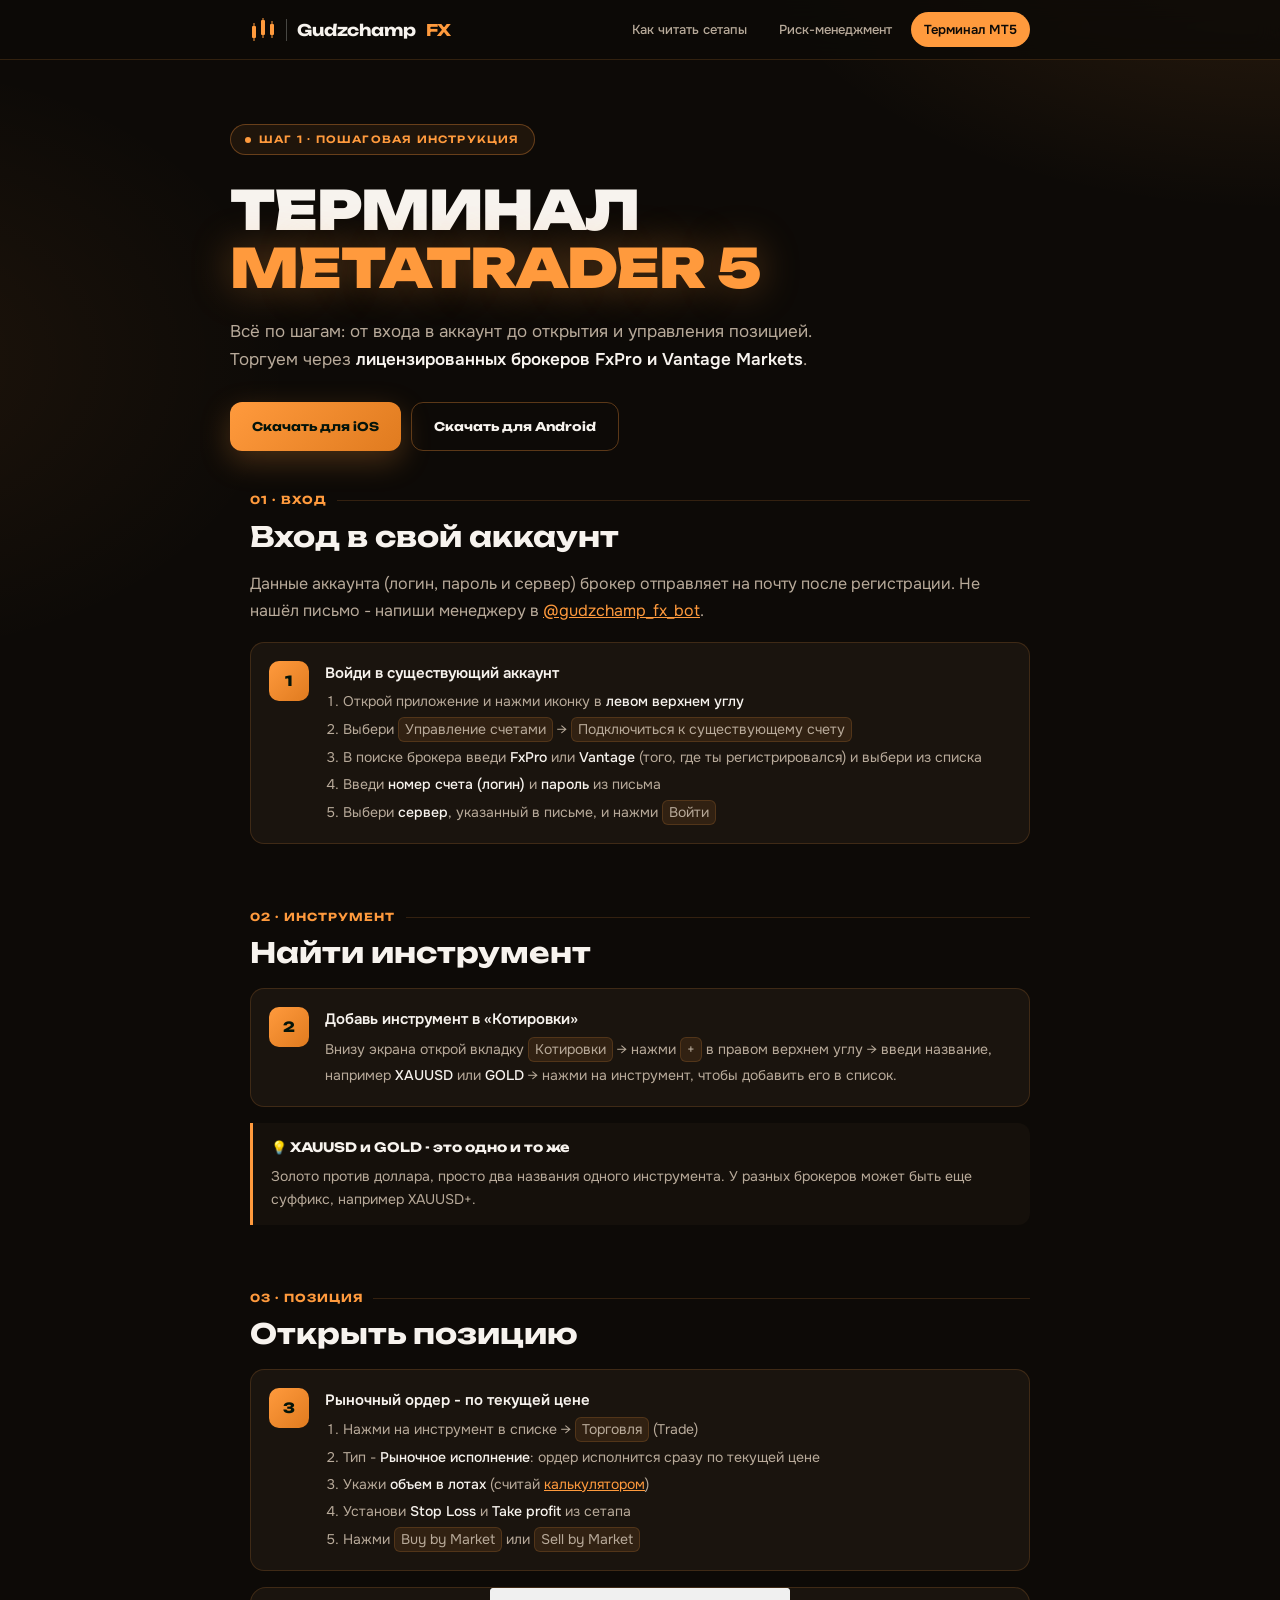
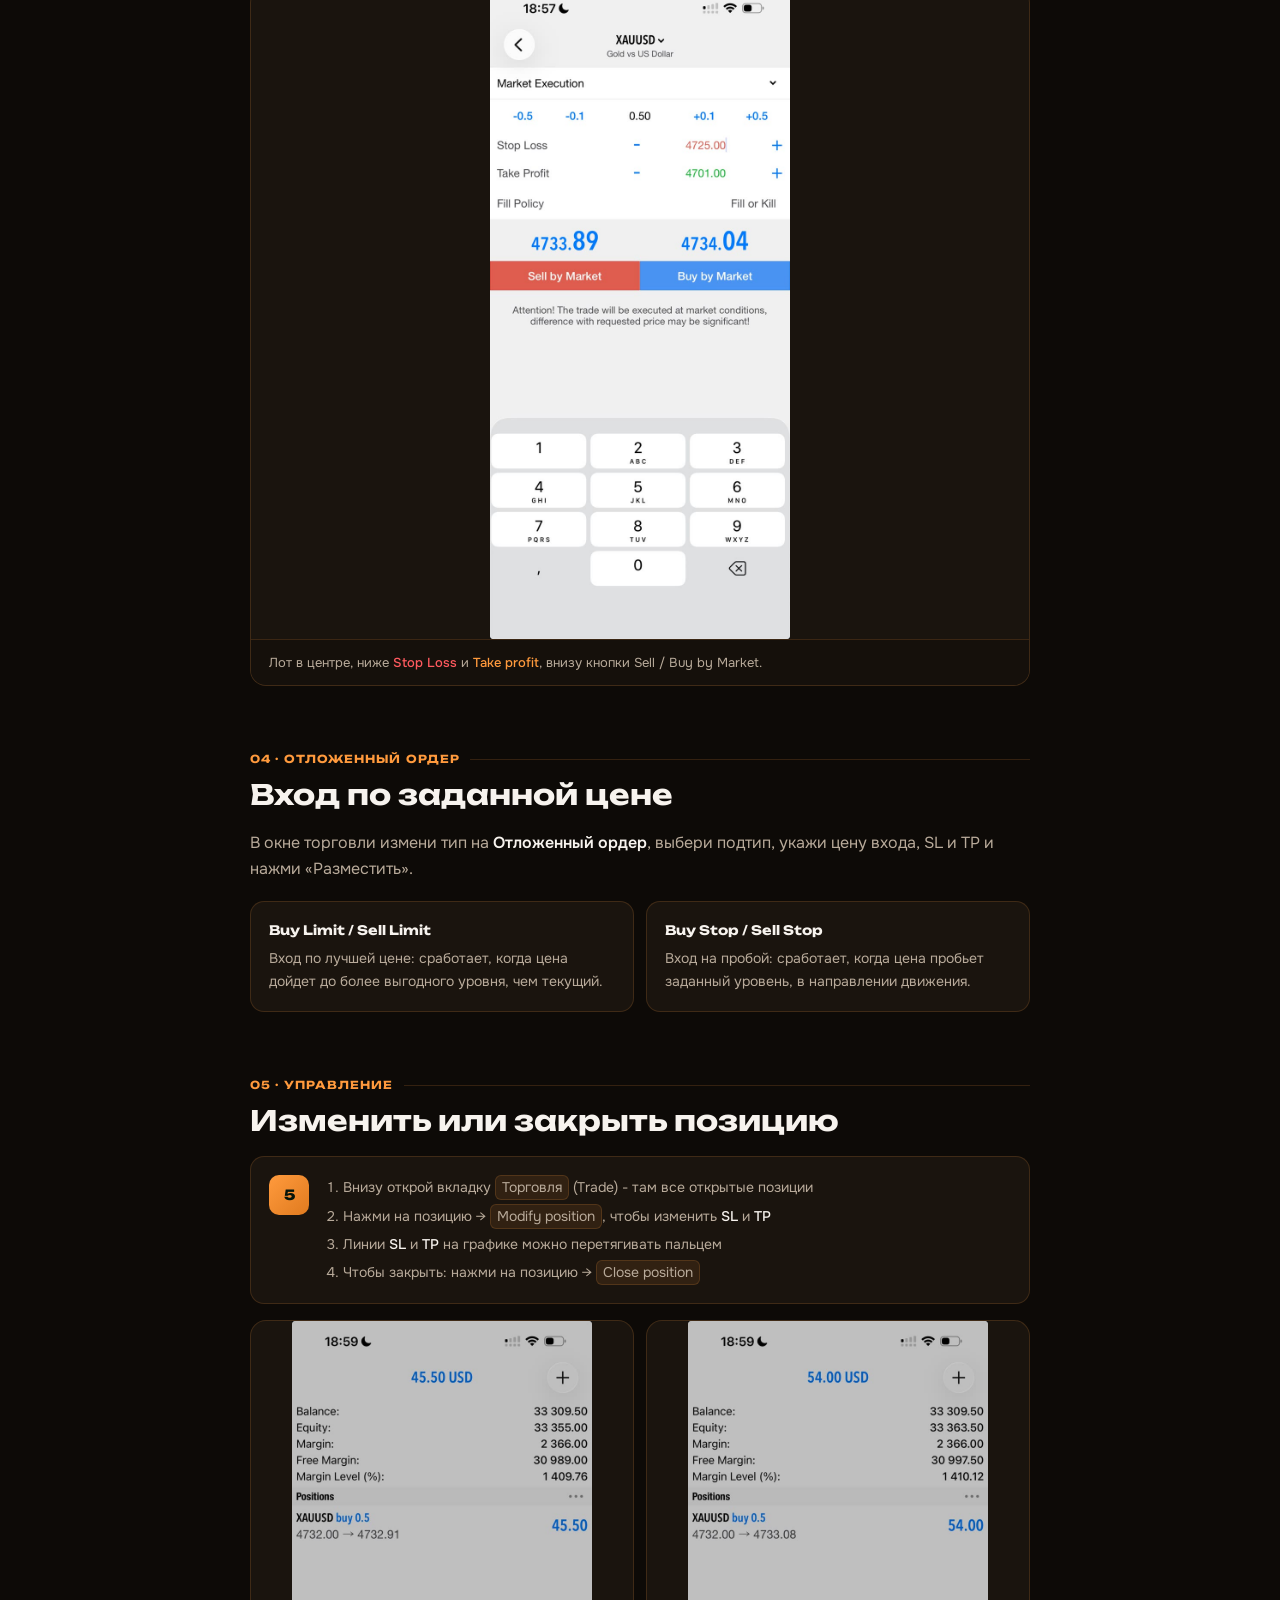
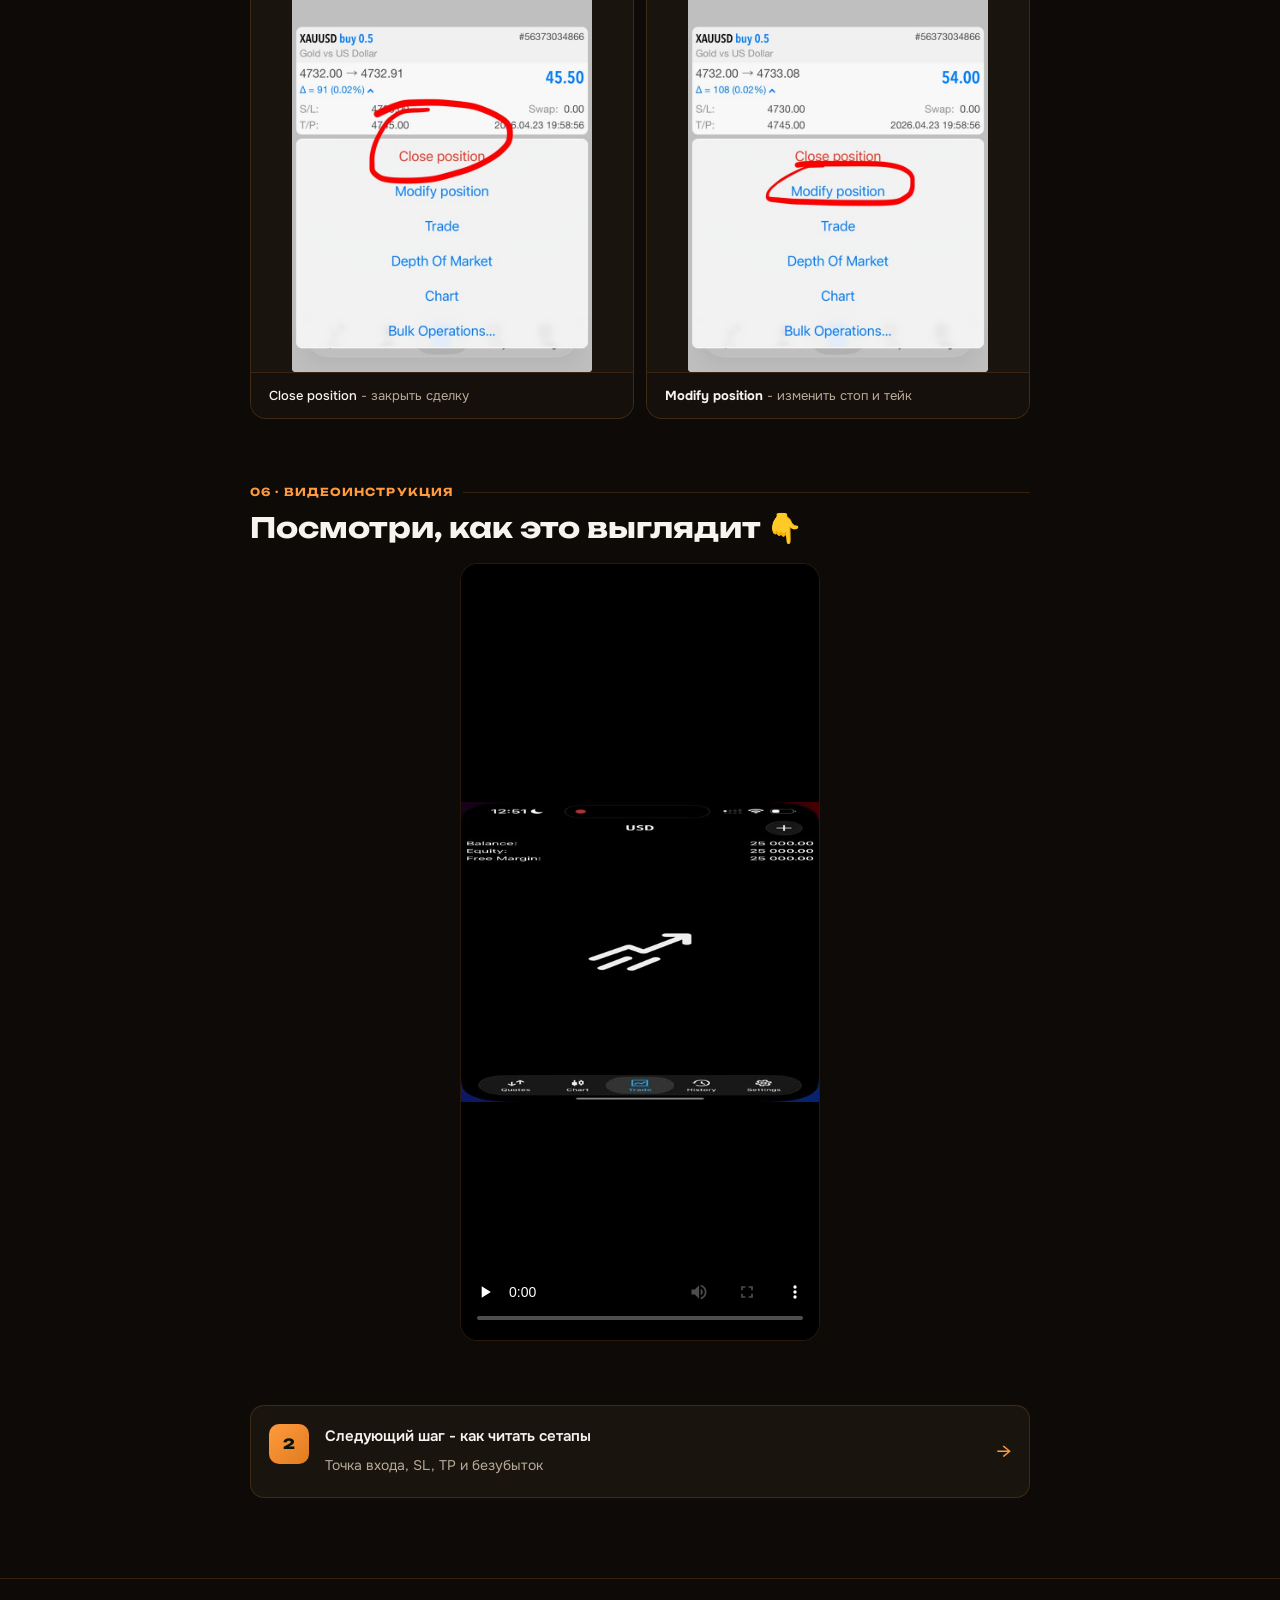
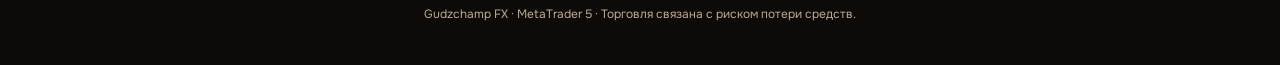
<file: terminal.html>
<!DOCTYPE html>
<html lang="ru">
<head>
<meta charset="UTF-8">
<meta name="viewport" content="width=device-width, initial-scale=1.0">
<title>Терминал MetaTrader 5 | Gudzchamp FX</title>
<meta name="description" content="Пошаговая инструкция: вход в аккаунт в MetaTrader 5, поиск инструмента, открытие, изменение и закрытие позиции.">
<link rel="icon" href="data:image/svg+xml,%3Csvg xmlns='http://www.w3.org/2000/svg' viewBox='0 0 32 32'%3E%3Crect width='32' height='32' rx='8' fill='%230d0a07'/%3E%3Cg fill='%23ff9a3d'%3E%3Crect x='6' y='12' width='5' height='12' rx='1'/%3E%3Crect x='13.5' y='6' width='5' height='14' rx='1'/%3E%3Crect x='21' y='10' width='5' height='10' rx='1'/%3E%3C/g%3E%3C/svg%3E">
<link href="https://fonts.googleapis.com/css2?family=Unbounded:wght@400;600;700;900&family=Onest:wght@300;400;500;600&display=swap" rel="stylesheet">
<link rel="stylesheet" href="style.css?v=2">
</head>
<body>

<nav class="nav"><div class="nav-in">
  <a class="brand" href="./"><svg viewBox="0 0 26 26" fill="#ff9a3d"><rect x="2" y="9" width="4" height="12" rx="1"/><rect x="11" y="3" width="4" height="15" rx="1"/><rect x="20" y="7" width="4" height="11" rx="1"/><rect x="3.5" y="6" width="1" height="18"/><rect x="12.5" y="1" width="1" height="20"/><rect x="21.5" y="4" width="1" height="17"/></svg><i></i>Gudzchamp <b>FX</b></a>
  <div class="nav-links">
    <a href="./">Как читать сетапы</a>
    <a href="risk.html">Риск-менеджмент</a>
    <a class="on" href="terminal.html">Терминал MT5</a>
  </div>
</div></nav>

<header class="hero"><div class="hero-in">
  <div class="tag">Шаг 1 · Пошаговая инструкция</div>
  <h1>Терминал<br><span class="g">MetaTrader 5</span></h1>
  <p class="hero-sub">Всё по шагам: от входа в аккаунт до открытия и управления позицией. Торгуем через <strong>лицензированных брокеров FxPro и Vantage Markets</strong>.</p>
  <div class="btn-row">
    <a class="btn" href="https://apps.apple.com/app/metatrader-5/id413251709" target="_blank" rel="noopener">Скачать для iOS</a>
    <a class="btn-ghost" href="https://play.google.com/store/apps/details?id=net.metaquotes.metatrader5" target="_blank" rel="noopener">Скачать для Android</a>
  </div>
</div></header>

<main class="content">

  <section class="section">
    <div class="section-num">01 · Вход</div>
    <h2>Вход в свой аккаунт</h2>
    <p>Данные аккаунта (логин, пароль и сервер) брокер отправляет на почту после регистрации. Не нашёл письмо - напиши менеджеру в <a href="https://t.me/gudzchamp_fx_bot" target="_blank" rel="noopener">@gudzchamp_fx_bot</a>.</p>
    <div class="steps"><div class="step"><div class="step-n">1</div><div class="step-body">
      <strong>Войди в существующий аккаунт</strong>
      <ol class="mini">
        <li>Открой приложение и нажми иконку в <b>левом верхнем углу</b></li>
        <li>Выбери <span class="k">Управление счетами</span> → <span class="k">Подключиться к существующему счету</span></li>
        <li>В поиске брокера введи <b>FxPro</b> или <b>Vantage</b> (того, где ты регистрировался) и выбери из списка</li>
        <li>Введи <b>номер счета (логин)</b> и <b>пароль</b> из письма</li>
        <li>Выбери <b>сервер</b>, указанный в письме, и нажми <span class="k">Войти</span></li>
      </ol>
    </div><div></div></div></div>
  </section>

  <section class="section">
    <div class="section-num">02 · Инструмент</div>
    <h2>Найти инструмент</h2>
    <div class="steps"><div class="step"><div class="step-n">2</div><div class="step-body">
      <strong>Добавь инструмент в «Котировки»</strong>
      <span>Внизу экрана открой вкладку <span class="k">Котировки</span> → нажми <span class="k">+</span> в правом верхнем углу → введи название, например <b>XAUUSD</b> или <b>GOLD</b> → нажми на инструмент, чтобы добавить его в список.</span>
    </div><div></div></div></div>
    <div class="note"><h4>💡 XAUUSD и GOLD - это одно и то же</h4>Золото против доллара, просто два названия одного инструмента. У разных брокеров может быть еще суффикс, например XAUUSD+.</div>
  </section>

  <section class="section">
    <div class="section-num">03 · Позиция</div>
    <h2>Открыть позицию</h2>
    <div class="steps"><div class="step"><div class="step-n">3</div><div class="step-body">
      <strong>Рыночный ордер - по текущей цене</strong>
      <ol class="mini">
        <li>Нажми на инструмент в списке → <span class="k">Торговля</span> (Trade)</li>
        <li>Тип - <b>Рыночное исполнение</b>: ордер исполнится сразу по текущей цене</li>
        <li>Укажи <b>объем в лотах</b> (считай <a href="risk.html#calc">калькулятором</a>)</li>
        <li>Установи <b>Stop Loss</b> и <b>Take profit</b> из сетапа</li>
        <li>Нажми <span class="k">Buy by Market</span> или <span class="k">Sell by Market</span></li>
      </ol>
    </div><div></div></div></div>
    <div class="shot"><img src="img/sl-tp.jpg" alt="Окно сделки в MT5"><div class="shot-cap">Лот в центре, ниже <span class="warn">Stop Loss</span> и <span class="ok">Take profit</span>, внизу кнопки Sell / Buy by Market.</div></div>
  </section>

  <section class="section">
    <div class="section-num">04 · Отложенный ордер</div>
    <h2>Вход по заданной цене</h2>
    <p>В окне торговли измени тип на <strong>Отложенный ордер</strong>, выбери подтип, укажи цену входа, SL и TP и нажми «Разместить».</p>
    <div class="grid2">
      <div class="mini-card"><h4>Buy Limit / Sell Limit</h4><p>Вход по лучшей цене: сработает, когда цена дойдет до более выгодного уровня, чем текущий.</p></div>
      <div class="mini-card"><h4>Buy Stop / Sell Stop</h4><p>Вход на пробой: сработает, когда цена пробьет заданный уровень, в направлении движения.</p></div>
    </div>
  </section>

  <section class="section">
    <div class="section-num">05 · Управление</div>
    <h2>Изменить или закрыть позицию</h2>
    <div class="steps"><div class="step"><div class="step-n">5</div><div class="step-body">
      <ol class="mini">
        <li>Внизу открой вкладку <span class="k">Торговля</span> (Trade) - там все открытые позиции</li>
        <li>Нажми на позицию → <span class="k">Modify position</span>, чтобы изменить <b>SL</b> и <b>TP</b></li>
        <li>Линии <b>SL</b> и <b>TP</b> на графике можно перетягивать пальцем</li>
        <li>Чтобы закрыть: нажми на позицию → <span class="k">Close position</span></li>
      </ol>
    </div><div></div></div></div>
    <div class="pair">
      <div class="shot"><img src="img/close-position.jpg" alt="Close position"><div class="shot-cap"><strong class="ok">Close position</strong> - закрыть сделку</div></div>
      <div class="shot"><img src="img/modify-position.jpg" alt="Modify position"><div class="shot-cap"><strong>Modify position</strong> - изменить стоп и тейк</div></div>
    </div>
  </section>

  <section class="section">
    <div class="section-num">06 · Видеоинструкция</div>
    <h2>Посмотри, как это выглядит 👇</h2>
    <div class="player"><video controls playsinline preload="none" poster="videos/terminal-poster.jpg"><source src="videos/terminal.mp4" type="video/mp4">Твой браузер не поддерживает видео - <a href="videos/terminal.mp4">скачать</a></video></div>
  </section>

  <div class="steps">
    <a class="step" href="./"><div class="step-n">2</div><div class="step-body"><strong>Следующий шаг - как читать сетапы</strong><span>Точка входа, SL, TP и безубыток</span></div><div class="step-go">→</div></a>
  </div>
</main>

<footer>Gudzchamp FX · MetaTrader 5 · Торговля связана с риском потери средств.</footer>
</body>
</html>
</file>
<file: style.css>
:root{
  --bg:#0d0a07; --bg2:#15100b; --card:#1a140e; --card2:#221a11;
  --border:rgba(255,154,61,.16); --border2:rgba(255,154,61,.32);
  --green:#ff9a3d; --green2:#e07b1f; --mint:#ffd29e;
  --red:#ff5a5f; --amber:#f5c542; --orange:#ffb35c; --blue:#3d8bff;
  --text:#f7f3ee; --muted:#b8aa9a;
}
*{margin:0;padding:0;box-sizing:border-box}
html{scroll-behavior:smooth}
body{
  background:var(--bg);
  background-image:
    radial-gradient(900px 500px at 100% -10%,rgba(255,154,61,.14),transparent 60%),
    radial-gradient(700px 500px at -10% 40%,rgba(255,154,61,.07),transparent 60%);
  background-attachment:fixed;
  color:var(--text);font-family:'Onest',sans-serif;font-size:16px;line-height:1.65;overflow-x:hidden;
}
a{color:var(--green)}
img{max-width:100%}

/* NAV */
.nav{position:sticky;top:0;z-index:50;background:rgba(13,10,7,.82);-webkit-backdrop-filter:blur(12px);backdrop-filter:blur(12px);border-bottom:1px solid var(--border)}
.nav-in{max-width:820px;margin:0 auto;padding:12px 20px;display:flex;align-items:center;gap:14px;flex-wrap:wrap}
.brand{display:flex;align-items:center;gap:10px;text-decoration:none;color:var(--text);font-family:'Unbounded',sans-serif;font-weight:700;font-size:16px;letter-spacing:-.01em}
.brand svg{width:26px;height:26px}
.brand b{color:var(--green)}
.brand i{width:1px;height:22px;background:rgba(255,255,255,.25);display:block}
.nav-links{display:flex;gap:6px;margin-left:auto;flex-wrap:wrap}
.nav-links a{font-size:13px;font-weight:500;color:var(--muted);text-decoration:none;padding:6px 12px;border-radius:100px;border:1px solid transparent;transition:.2s}
.nav-links a:hover{color:var(--text);border-color:var(--border)}
.nav-links a.on{color:var(--bg);background:var(--green);font-weight:600}
@media(max-width:620px){.nav-links{margin-left:0;width:100%;display:grid;grid-template-columns:repeat(3,1fr);gap:6px}.nav-links a{font-size:12px;line-height:1.25;text-align:center;padding:7px 6px;border-color:var(--border);display:flex;align-items:center;justify-content:center}}

/* HERO */
.hero{padding:64px 20px 40px}
.hero-in,.content{max-width:820px;margin:0 auto}
.tag{display:inline-flex;align-items:center;gap:8px;background:rgba(255,154,61,.08);border:1px solid var(--border2);color:var(--green);font-family:'Unbounded',sans-serif;font-size:10px;font-weight:600;letter-spacing:.12em;text-transform:uppercase;padding:6px 14px;border-radius:100px;margin-bottom:26px}
.tag::before{content:'';width:6px;height:6px;background:var(--green);border-radius:50%;animation:pulse 2s infinite}
@keyframes pulse{0%,100%{opacity:1;transform:scale(1)}50%{opacity:.5;transform:scale(.7)}}
.hero h1{font-family:'Unbounded',sans-serif;font-size:clamp(28px,6.4vw,54px);font-weight:900;line-height:1.08;letter-spacing:-.02em;text-transform:uppercase;margin-bottom:20px}
.hero h1 .g{color:var(--green);text-shadow:0 0 40px rgba(255,154,61,.35)}
.hero-sub{font-size:17px;color:var(--muted);max-width:600px}
.hero-sub strong{color:var(--text);font-weight:600}
.btn-row{display:flex;gap:10px;flex-wrap:wrap;margin-top:28px}
.btn,.btn-ghost{display:inline-flex;align-items:center;gap:8px;font-family:'Unbounded',sans-serif;font-size:12px;font-weight:700;padding:14px 22px;border-radius:12px;text-decoration:none;transition:.2s}
.btn{background:linear-gradient(135deg,var(--green),var(--green2));color:#04140a;box-shadow:0 10px 30px rgba(255,154,61,.25)}
.btn:hover{transform:translateY(-2px)}
.btn-ghost{border:1px solid var(--border2);color:var(--text)}
.btn-ghost:hover{border-color:var(--green)}

/* CONTENT */
.content{padding:0 20px 80px}
.section{margin-bottom:64px}
.section-num{font-family:'Unbounded',sans-serif;font-size:11px;font-weight:700;color:var(--green);letter-spacing:.1em;text-transform:uppercase;margin-bottom:10px;display:flex;align-items:center;gap:10px}
.section-num::after{content:'';flex:1;height:1px;background:var(--border)}
.section h2{font-family:'Unbounded',sans-serif;font-size:clamp(20px,4vw,28px);font-weight:700;line-height:1.2;margin-bottom:18px}
.section h3{font-family:'Unbounded',sans-serif;font-size:16px;font-weight:700;margin:28px 0 12px}
.section p{color:var(--muted);margin-bottom:14px}
.section p strong,.section li strong{color:var(--text);font-weight:600}
ul.list{list-style:none;display:grid;gap:8px;margin:6px 0 18px}
ul.list li{position:relative;padding-left:22px;color:var(--muted)}
ul.list li::before{content:'';position:absolute;left:4px;top:.62em;width:7px;height:7px;border-radius:50%;background:var(--green)}
ul.list.no li::before{background:var(--red)}
.k{display:inline-block;background:rgba(255,154,61,.1);border:1px solid var(--border);color:var(--mint);border-radius:6px;padding:0 6px;font-size:.92em;white-space:nowrap}

/* CARDS */
.card{background:linear-gradient(180deg,var(--card2),var(--card));border:1px solid var(--border);border-radius:18px;padding:22px}
.grid2{display:grid;grid-template-columns:1fr 1fr;gap:12px;margin-top:18px}
@media(max-width:600px){.grid2{grid-template-columns:1fr}}
.mini-card{background:var(--card);border:1px solid var(--border);border-radius:14px;padding:18px}
.mini-card h4{font-family:'Unbounded',sans-serif;font-size:13px;margin-bottom:6px}
.mini-card p{font-size:14px;margin:0}
.mini-card.ok{border-color:rgba(255,154,61,.35)}
.mini-card.bad{border-color:rgba(255,90,95,.35)}

/* SIGNAL MOCK (Telegram post) */
.tg{max-width:400px;margin:34px auto 0;background:#17212b;border-radius:16px 16px 16px 4px;padding:14px 16px 10px;font-size:15px;line-height:1.55;color:#fff;box-shadow:0 20px 60px rgba(0,0,0,.45);position:relative}
.tg-name{color:var(--green);font-weight:600;font-size:14px;margin-bottom:4px}
.tg .num{color:#ff6b6b;font-family:ui-monospace,Menlo,Consolas,monospace}
.tg-meta{text-align:right;color:#6d8396;font-size:12px;margin-top:4px}
.tg-quote{border-left:3px solid var(--green);background:rgba(255,154,61,.08);border-radius:6px;padding:6px 10px;margin-bottom:8px;font-size:13px;white-space:nowrap;overflow:hidden;text-overflow:ellipsis}
.tg-quote b{color:var(--green);display:block;font-weight:600}
.annot{max-width:400px;margin:16px auto 0;display:grid;grid-template-columns:1fr 1fr;gap:8px}
.annot div{background:var(--card);border:1px solid var(--border);border-radius:10px;padding:10px 12px}
.annot small{display:block;font-size:10px;font-weight:600;letter-spacing:.06em;text-transform:uppercase;color:var(--muted)}
.annot span{font-size:13px;font-weight:600}

/* GLOSSARY */
.glossary{display:grid;gap:10px;margin-top:20px}
.gloss{background:var(--card);border:1px solid var(--border);border-radius:14px;padding:16px 18px;display:grid;grid-template-columns:86px 1fr;gap:16px;align-items:start}
.gloss:hover{border-color:var(--border2)}
.badge{font-family:'Unbounded',sans-serif;font-size:11px;font-weight:700;padding:6px 8px;border-radius:8px;text-align:center;background:rgba(46,232,106,.1);color:#2ee86a}
.badge.sell,.badge.sl{background:rgba(255,90,95,.12);color:var(--red)}
.badge.entry{background:rgba(245,197,66,.12);color:var(--amber)}
.gloss strong{display:block;font-size:15px;font-weight:600;margin-bottom:2px}
.gloss span{font-size:14px;color:var(--muted)}
@media(max-width:480px){.gloss{grid-template-columns:1fr;gap:8px}.badge{justify-self:start}}

/* STEPS */
.steps{display:grid;gap:12px;margin-top:18px}
.step{background:var(--card);border:1px solid var(--border);border-radius:14px;padding:18px;display:grid;grid-template-columns:40px 1fr auto;gap:16px;align-items:start;text-decoration:none;color:inherit;transition:.2s}
.step:hover{border-color:var(--border2)}
a.step:hover{transform:translateX(4px)}
.step-n{width:40px;height:40px;border-radius:10px;background:linear-gradient(135deg,var(--green),var(--green2));color:#04140a;display:flex;align-items:center;justify-content:center;font-family:'Unbounded',sans-serif;font-size:14px;font-weight:800}
.step-body strong{display:block;font-size:15px;font-weight:600;margin-bottom:4px}
.step-body span,.step-body li{font-size:14px;color:var(--muted)}
.step-body b{color:var(--text);font-weight:500}
.step-go{color:var(--green);font-size:20px;align-self:center}
ol.mini{padding-left:18px;display:grid;gap:4px}

/* SCREENSHOTS */
.shot{margin:16px 0;border-radius:16px;overflow:hidden;border:1px solid var(--border);background:var(--card)}
.shot img{display:block;width:100%;max-width:300px;margin:0 auto;background:#fff}
.shot.wide img{max-width:100%;background:none}
.shot-cap{padding:12px 18px;font-size:13px;color:var(--muted);border-top:1px solid var(--border);background:var(--bg2)}
.shot-cap strong{color:var(--text)}
.warn{color:var(--red);font-weight:500}
.ok{color:var(--green);font-weight:500}
.pair{display:grid;grid-template-columns:1fr 1fr;gap:12px;margin:16px 0}
.pair .shot{margin:0}
@media(max-width:560px){.pair{grid-template-columns:1fr}}

/* TABLES */
.tbl{width:100%;border-collapse:collapse;margin-top:16px;border:1px solid var(--border);border-radius:14px;overflow:hidden;font-size:14px}
.tbl th{font-family:'Unbounded',sans-serif;font-size:10px;letter-spacing:.08em;text-transform:uppercase;color:var(--green);background:rgba(255,154,61,.06);padding:12px 14px;text-align:left}
.tbl td{padding:11px 14px;border-top:1px solid var(--border);color:var(--muted)}
.tbl td:first-child{color:var(--text);font-weight:500}
.tbl td.v{font-family:'Unbounded',sans-serif;font-size:13px;font-weight:700;color:var(--green)}
.tbl-wrap{overflow-x:auto}

/* NOTES */
.note{background:var(--bg2);border-left:3px solid var(--green);padding:14px 18px;border-radius:0 12px 12px 0;margin-top:16px;font-size:14px;color:var(--muted)}
.note strong{color:var(--text)}
.note h4{font-family:'Unbounded',sans-serif;font-size:13px;color:var(--text);margin-bottom:6px}
.warn-block{background:rgba(255,90,95,.06);border:1px solid rgba(255,90,95,.25);border-radius:16px;padding:18px 22px;margin-top:18px;color:#ffb3b5;font-size:15px}
.warn-block strong{color:var(--red)}
.hl{background:linear-gradient(135deg,rgba(255,154,61,.1),rgba(255,154,61,.03));border:1px solid var(--border2);border-radius:16px;padding:22px;margin-top:18px}
.hl .t{font-family:'Unbounded',sans-serif;font-size:14px;font-weight:700;color:var(--green);margin-bottom:10px}
.hl p{margin:0}

/* RISK SCALE */
.risk{display:grid;gap:10px;margin-top:18px}
.risk-item{display:grid;grid-template-columns:76px 1fr auto;align-items:center;gap:12px;background:var(--card);border:1px solid var(--border);border-radius:12px;padding:13px 16px}
.risk-pct{font-family:'Unbounded',sans-serif;font-size:14px;font-weight:700}
.risk-bar-wrap{height:6px;background:rgba(255,255,255,.08);border-radius:100px;overflow:hidden}
.risk-bar{height:100%;border-radius:100px}
.risk-label{font-size:12px;font-weight:600;white-space:nowrap}

/* CALCULATOR */
.calc{margin-top:18px}
.calc-grid{display:grid;grid-template-columns:1fr 1fr;gap:12px}
@media(max-width:520px){.calc-grid{grid-template-columns:1fr}}
.calc label{display:block;font-size:12px;font-weight:600;color:var(--muted);text-transform:uppercase;letter-spacing:.05em;margin-bottom:6px}
.calc input,.calc select{width:100%;background:var(--bg);border:1px solid var(--border2);border-radius:10px;color:var(--text);font:inherit;font-size:16px;padding:11px 12px;outline:none}
.calc input:focus,.calc select:focus{border-color:var(--green)}
.calc-out{margin-top:16px;display:grid;grid-template-columns:1fr 1fr;gap:12px}
.calc-out div{background:var(--bg);border:1px solid var(--border);border-radius:12px;padding:14px}
.calc-out small{display:block;font-size:11px;color:var(--muted);text-transform:uppercase;letter-spacing:.05em}
.calc-out b{font-family:'Unbounded',sans-serif;font-size:24px;color:var(--green)}
.calc-out .rk b{color:var(--amber)}
.calc-hint{font-size:13px;color:var(--muted);margin-top:12px}

/* LINK CARD */
.link-card{display:flex;align-items:center;gap:14px;background:var(--card);border:1px solid var(--border);border-radius:14px;padding:16px 18px;text-decoration:none;color:inherit;margin-top:12px;transition:.2s}
.link-card:hover{border-color:var(--border2);transform:translateX(4px)}
.link-ic{width:40px;height:40px;border-radius:10px;background:rgba(255,154,61,.1);display:flex;align-items:center;justify-content:center;font-size:18px;flex-shrink:0}
.link-card strong{display:block;font-size:14px;font-weight:600}
.link-card span{font-size:13px;color:var(--muted)}
.link-card .arr{margin-left:auto;color:var(--green);font-size:18px}

/* VIDEO */
.player{border-radius:18px;overflow:hidden;border:1px solid var(--border);background:#000;max-width:360px;margin:16px auto 0}
.player video{display:block;width:100%;aspect-ratio:9/19.5;background:#000}

/* CTA */
.cta{text-align:center;background:linear-gradient(135deg,rgba(255,154,61,.12),rgba(255,154,61,.02));border:1px solid var(--border2);border-radius:22px;padding:40px 26px;margin-top:40px}
.cta h3{font-family:'Unbounded',sans-serif;font-size:clamp(18px,4vw,26px);margin-bottom:12px}
.cta p{color:var(--muted);max-width:480px;margin:0 auto 24px}

footer{border-top:1px solid var(--border);padding:26px 20px 40px;text-align:center;font-size:12px;color:var(--muted)}
.section,.cta{scroll-margin-top:130px}
</file>
